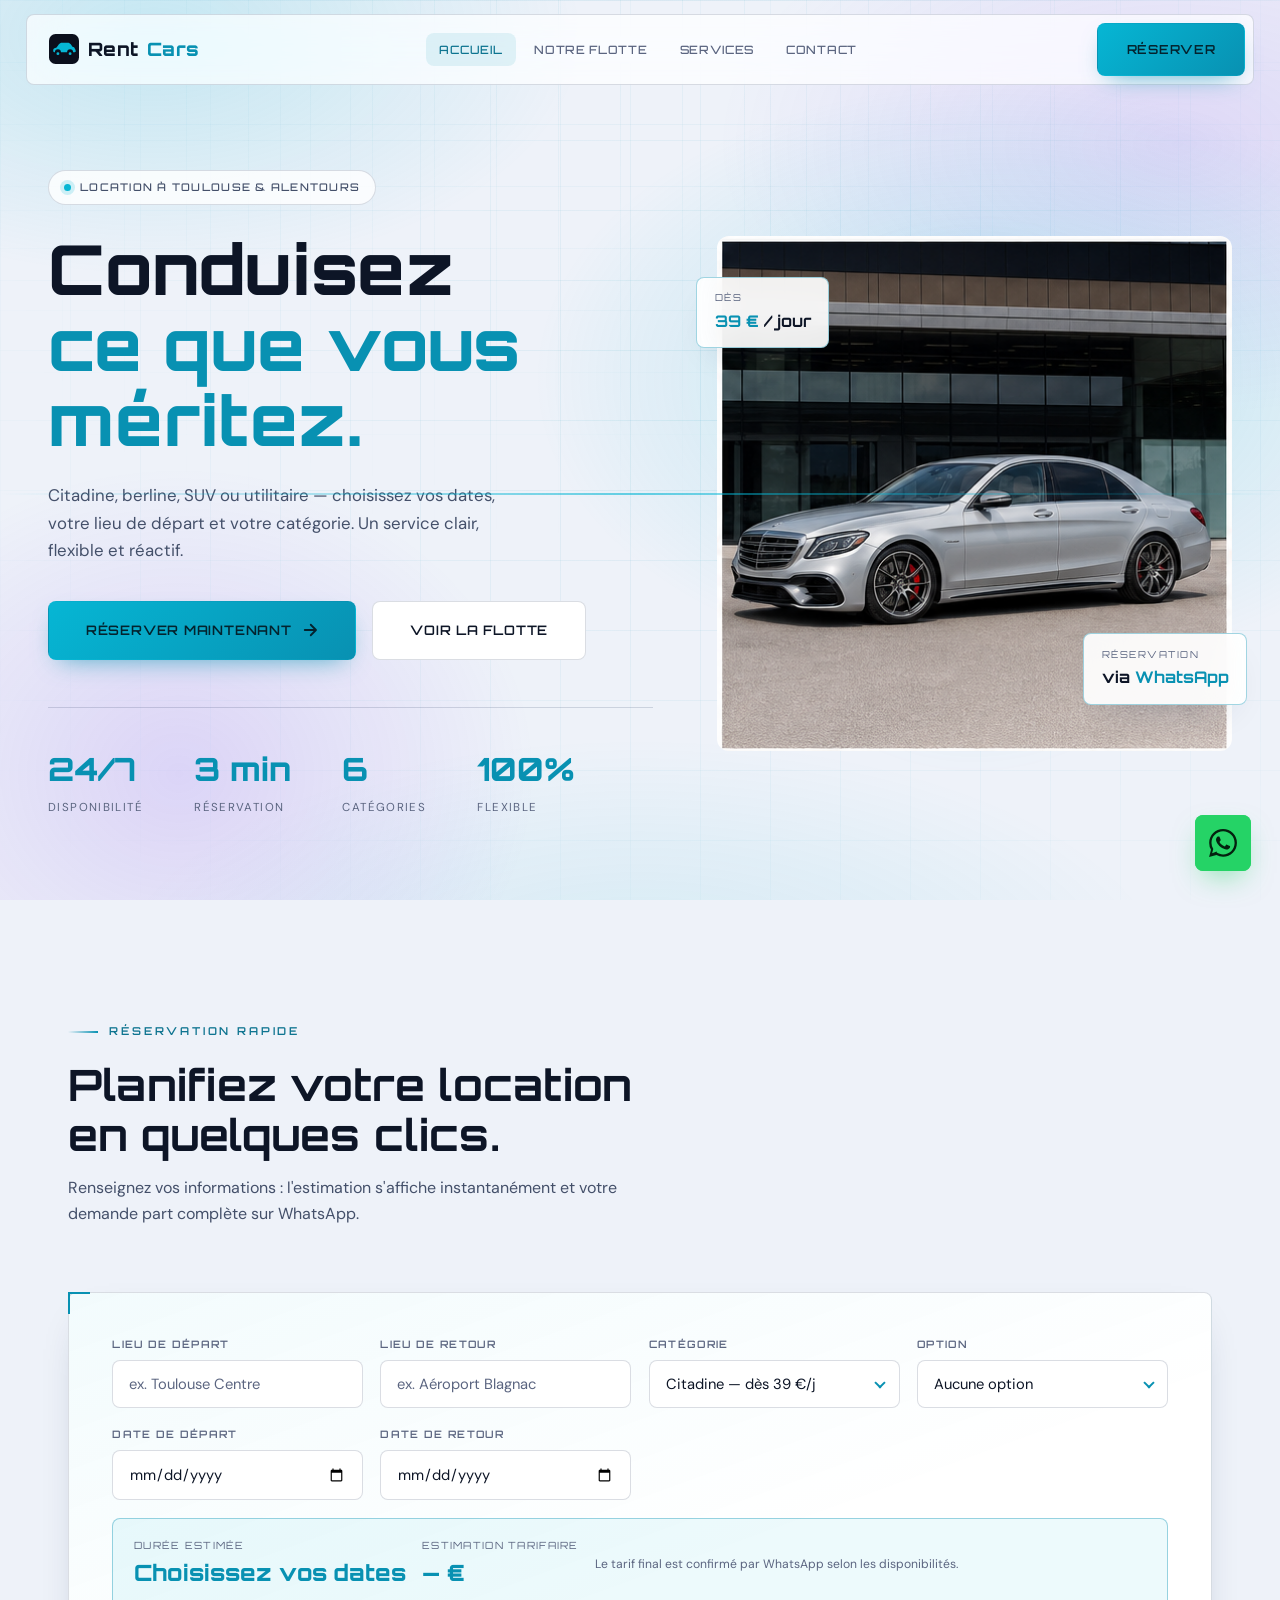
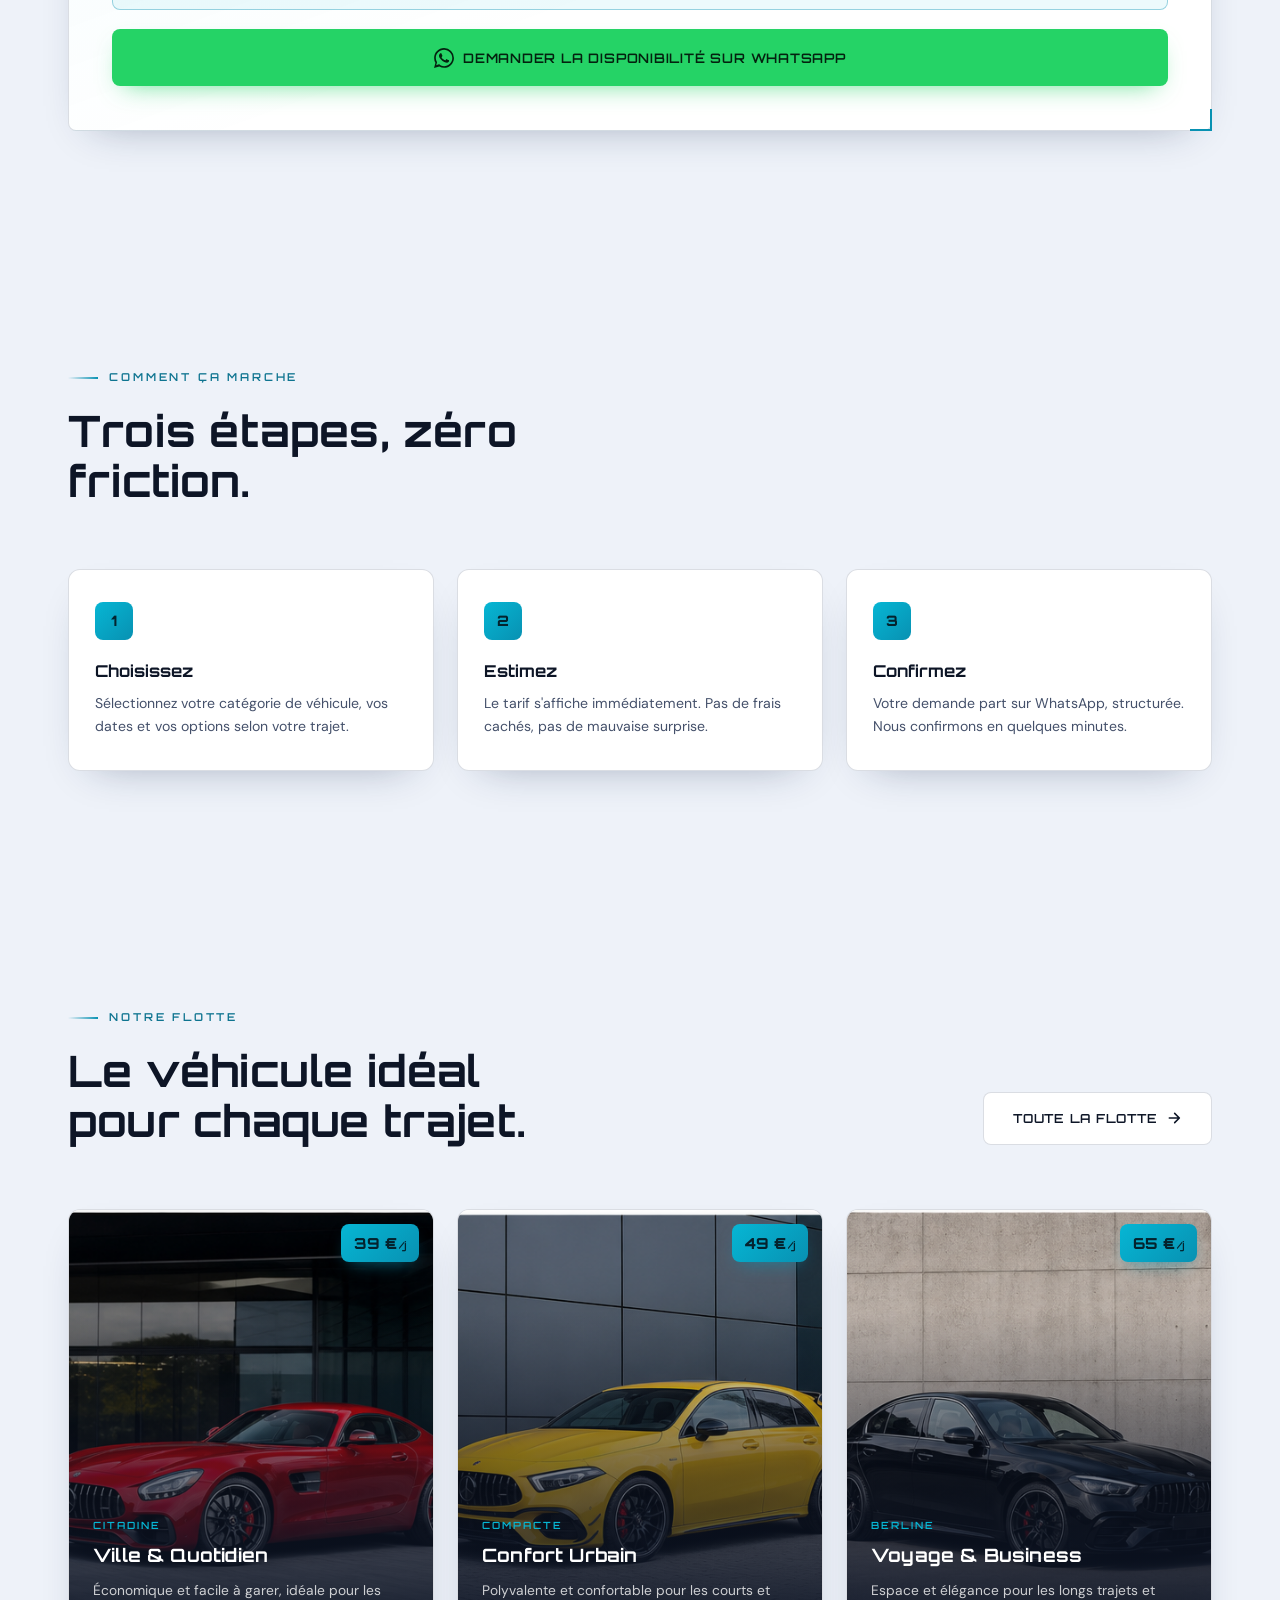
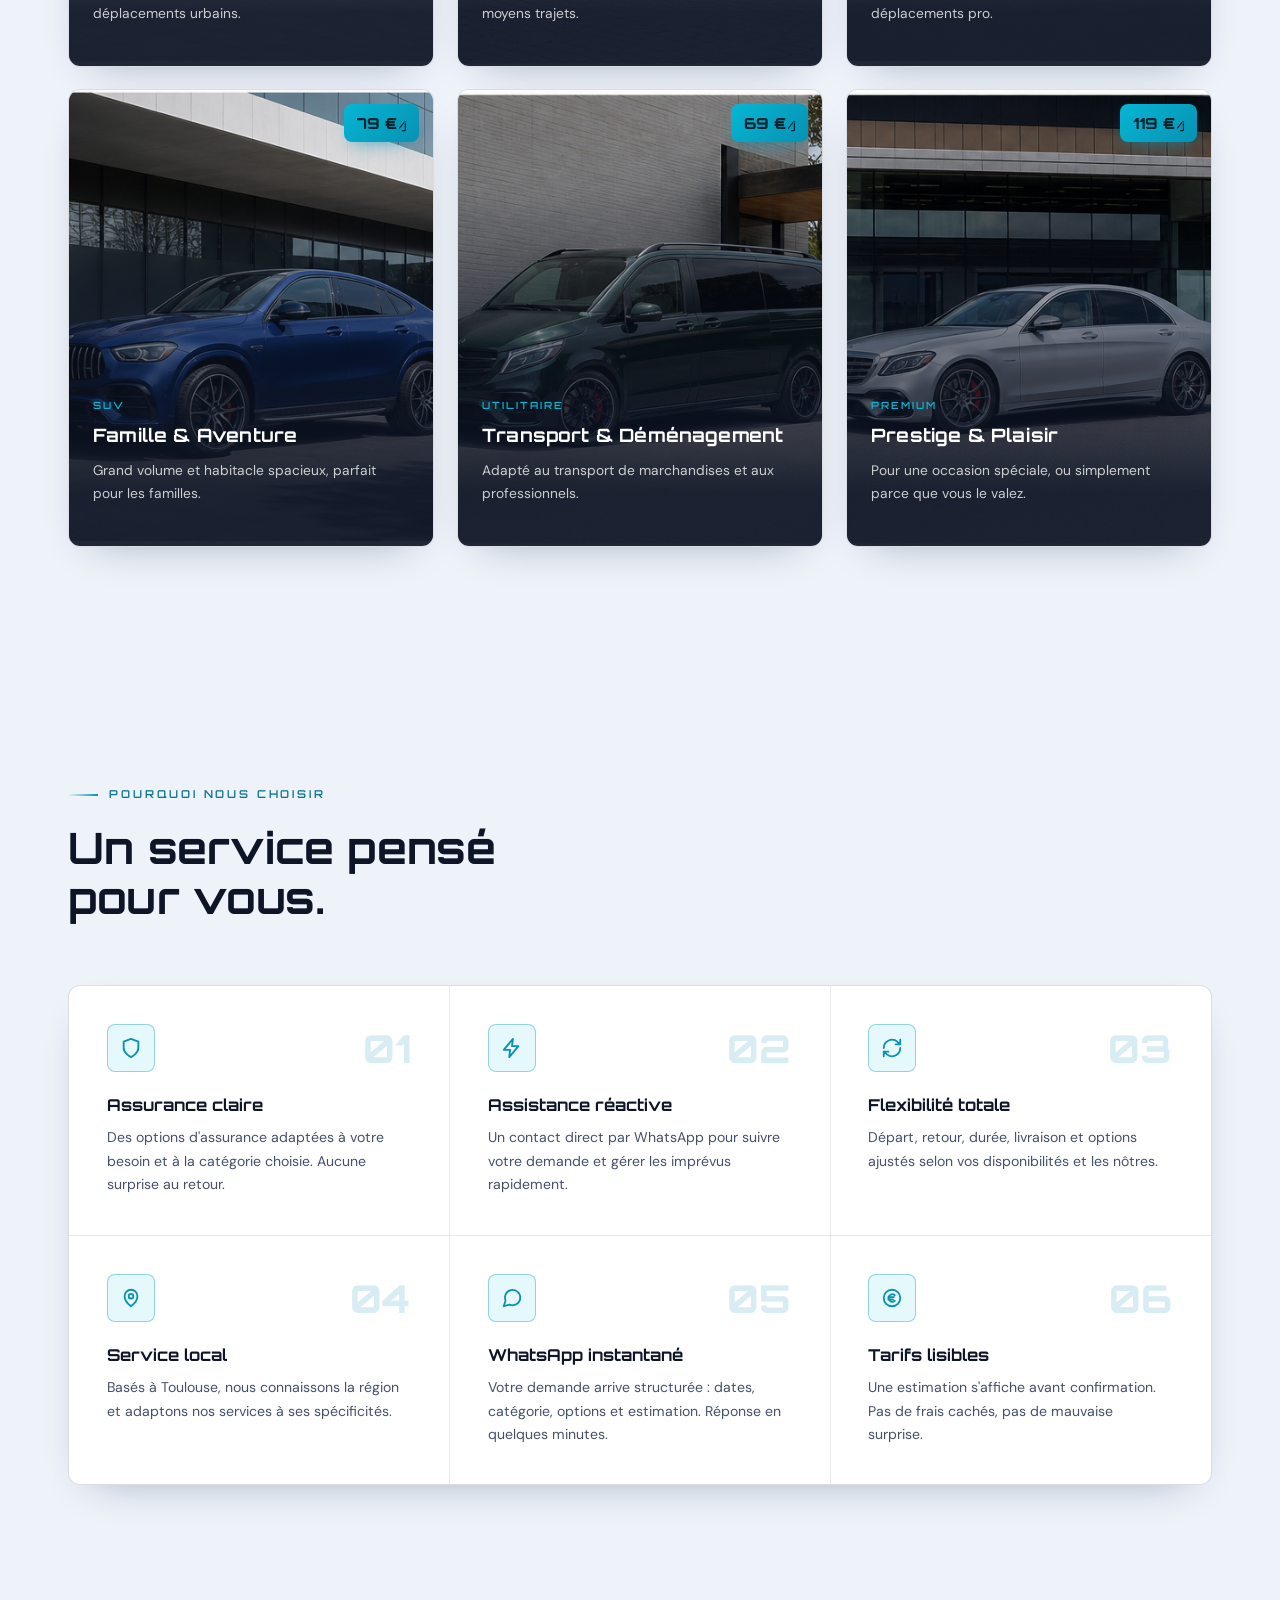
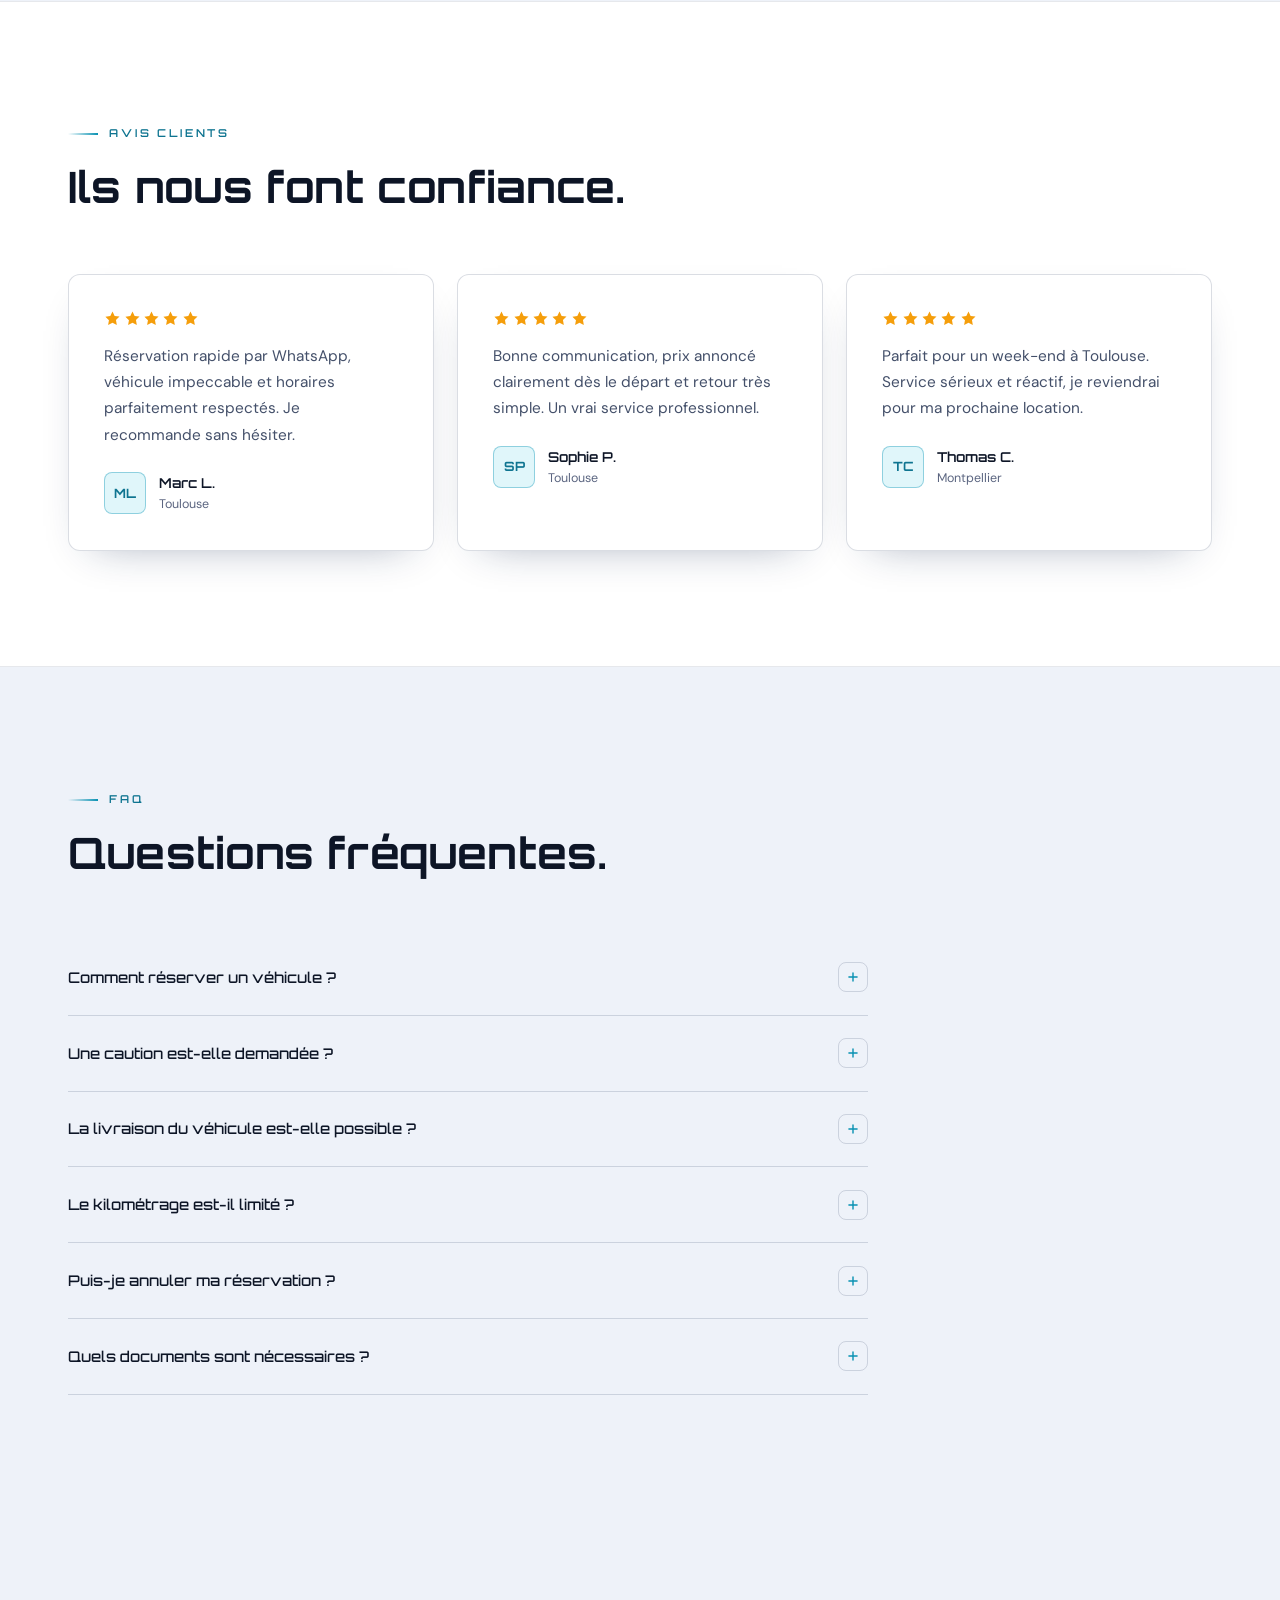
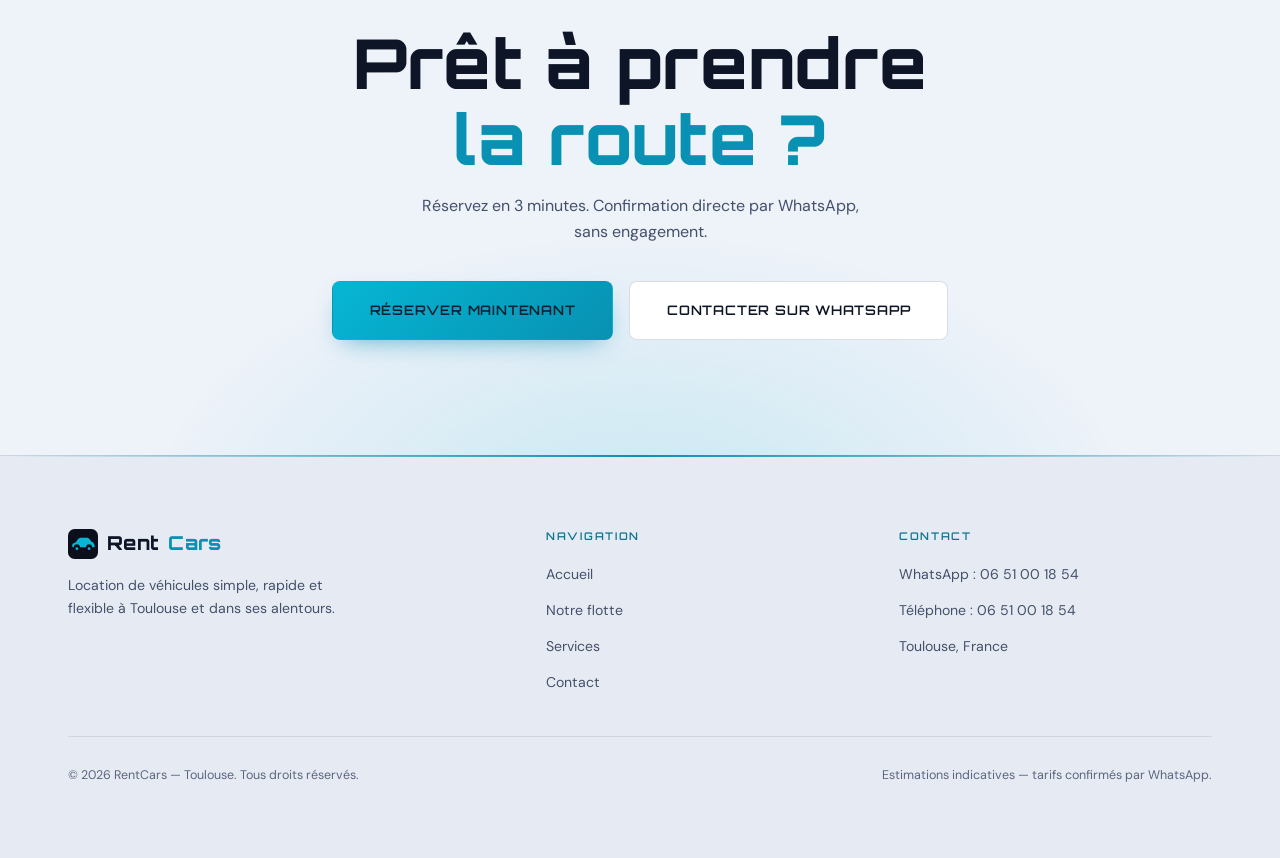
<file: index.html>
<!DOCTYPE html>
<html lang="fr">
<head>
<meta charset="UTF-8">
<meta name="viewport" content="width=device-width, initial-scale=1.0">
<meta name="description" content="RentCars Toulouse — location de véhicules simple, flexible et rapide. Citadine, berline, SUV, utilitaire ou premium. Réservation et estimation en ligne, confirmation par WhatsApp.">
<meta name="robots" content="index, follow">
<meta name="theme-color" content="#0a0a0a">
<meta property="og:title" content="RentCars Toulouse — Location de véhicules">
<meta property="og:description" content="Choisissez vos dates, votre catégorie et vos options. Estimation immédiate, confirmation par WhatsApp.">
<meta property="og:type" content="website">
<meta property="og:site_name" content="RentCars Toulouse">
<meta property="og:locale" content="fr_FR">
<meta property="og:url" content="https://rentcars-toulouse.fr/">
<meta property="og:image" content="https://rentcars-toulouse.fr/fleet-premium.png">
<meta property="og:image:alt" content="Véhicule premium de location RentCars à Toulouse">
<meta name="twitter:card" content="summary_large_image">
<title>RentCars Toulouse — Location de véhicules simple et flexible</title>
<link rel="icon" type="image/svg+xml" href="favicon.svg">
<link rel="preconnect" href="https://fonts.googleapis.com">
<link rel="preconnect" href="https://fonts.gstatic.com" crossorigin>
<link href="https://fonts.googleapis.com/css2?family=Orbitron:wght@500;600;700;800;900&family=DM+Sans:opsz,wght@9..40,300;9..40,400;9..40,500;9..40,600&display=swap" rel="stylesheet">
<link rel="stylesheet" href="style.css">
<link rel="sitemap" type="application/xml" href="sitemap.xml">
<script src="script.js" defer></script>
</head>
<body>

<a class="skip-link" href="#contenu">Aller au contenu principal</a>

<div class="scroll-progress" aria-hidden="true"></div>

<header class="site-header">
  <nav class="nav" aria-label="Navigation principale">
    <a href="index.html" class="nav-logo" aria-label="RentCars — accueil">
      <svg viewBox="0 0 64 64" aria-hidden="true"><rect width="64" height="64" rx="14" fill="#141414"/><path fill="#c9a84c" d="M11 39c-1.1 0-2-.9-2-2v-2.4c0-1.8 1.1-3.4 2.8-4l4.3-1.6 5-7.1c1.5-2.1 3.9-3.4 6.5-3.4H40c2.6 0 5 1.3 6.5 3.4l3.6 5.1 3.4 1.2C55.8 32.4 57 34 57 36v1c0 1.1-.9 2-2 2h-3.6a6.4 6.4 0 0 0-12.8 0H25.4a6.4 6.4 0 0 0-12.8 0H11z"/><circle cx="19" cy="42" r="6" fill="#141414"/><circle cx="19" cy="42" r="3" fill="#c9a84c"/><circle cx="45" cy="42" r="6" fill="#141414"/><circle cx="45" cy="42" r="3" fill="#c9a84c"/></svg>
      Rent<span>Cars</span>
    </a>
    <ul class="nav-links">
      <li><a href="index.html" aria-current="page">Accueil</a></li>
      <li><a href="flotte.html">Notre flotte</a></li>
      <li><a href="services.html">Services</a></li>
      <li><a href="contact.html">Contact</a></li>
    </ul>
    <div class="nav-actions">
      <a href="#reservation" class="btn btn--gold">Réserver</a>
      <button class="nav-burger" type="button" aria-label="Ouvrir le menu" aria-expanded="false" aria-controls="drawer">
        <span></span><span></span><span></span>
      </button>
    </div>
  </nav>
</header>

<div class="nav-drawer" id="drawer">
  <a href="index.html" class="drawer-link" aria-current="page">Accueil</a>
  <a href="flotte.html" class="drawer-link">Notre flotte</a>
  <a href="services.html" class="drawer-link">Services</a>
  <a href="contact.html" class="drawer-link">Contact</a>
  <a href="#reservation" class="btn btn--gold btn--lg">Réserver maintenant</a>
</div>

<main id="contenu" tabindex="-1">

  <!-- ===== Hero ===== -->
  <section class="hero" id="accueil">
    <div class="hero-bg" aria-hidden="true"></div>
    <div class="hero-grid" aria-hidden="true"></div>
    <div class="hero-inner">
      <div class="hero-text">
        <span class="hero-badge reveal"><span class="dot"></span>Location à Toulouse &amp; alentours</span>
        <h1 class="h-xl reveal" style="--i:1">Conduisez<br><em>ce que vous méritez.</em></h1>
        <p class="hero-desc reveal" style="--i:2">Citadine, berline, SUV ou utilitaire — choisissez vos dates, votre lieu de départ et votre catégorie. Un service clair, flexible et réactif.</p>
        <div class="hero-actions reveal" style="--i:3">
          <a href="#reservation" class="btn btn--gold btn--lg">Réserver maintenant <svg class="arrow" width="18" height="18" viewBox="0 0 24 24" fill="none" stroke="currentColor" stroke-width="2.4" stroke-linecap="round" stroke-linejoin="round" aria-hidden="true"><path d="M5 12h14M13 5l7 7-7 7"/></svg></a>
          <a href="flotte.html" class="btn btn--ghost btn--lg">Voir la flotte</a>
        </div>
        <div class="hero-stats reveal" style="--i:4">
          <div class="stat"><span class="stat-num">24/7</span><span class="stat-label">Disponibilité</span></div>
          <div class="stat"><span class="stat-num">3 min</span><span class="stat-label">Réservation</span></div>
          <div class="stat"><span class="stat-num">6</span><span class="stat-label">Catégories</span></div>
          <div class="stat"><span class="stat-num">100%</span><span class="stat-label">Flexible</span></div>
        </div>
      </div>
      <div class="hero-visual reveal" style="--i:2">
        <img class="hero-car" src="./fleet-premium.png?v=4" alt="Véhicule premium argent disponible à la location chez RentCars" width="640" height="480">
        <div class="hero-tag hero-tag--tl">
          <span class="t-label">Dès</span>
          <span class="t-value"><em>39 €</em> / jour</span>
        </div>
        <div class="hero-tag hero-tag--br">
          <span class="t-label">Réservation</span>
          <span class="t-value">via <em>WhatsApp</em></span>
        </div>
      </div>
    </div>
  </section>

  <!-- ===== Réservation ===== -->
  <section class="section" id="reservation">
    <div class="container">
      <div class="section-head reveal">
        <span class="eyebrow">Réservation rapide</span>
        <h2 class="h-lg">Planifiez votre location<br>en quelques clics.</h2>
        <p class="lead">Renseignez vos informations : l'estimation s'affiche instantanément et votre demande part complète sur WhatsApp.</p>
      </div>
      <form class="booking-card booking-engine reveal" id="quick-booking">
        <div class="booking-grid">
          <div class="field">
            <label for="qb-pickup">Lieu de départ</label>
            <input class="input" id="qb-pickup" name="pickup" type="text" placeholder="ex. Toulouse Centre" autocomplete="address-level2">
          </div>
          <div class="field">
            <label for="qb-dropoff">Lieu de retour</label>
            <input class="input" id="qb-dropoff" name="dropoff" type="text" placeholder="ex. Aéroport Blagnac" autocomplete="address-level2">
          </div>
          <div class="field">
            <label for="qb-category">Catégorie</label>
            <div class="select-wrap">
              <select class="select" id="qb-category" name="category">
                <option value="Citadine">Citadine — dès 39 €/j</option>
                <option value="Compacte">Compacte — dès 49 €/j</option>
                <option value="Berline">Berline — dès 65 €/j</option>
                <option value="SUV">SUV — dès 79 €/j</option>
                <option value="Utilitaire">Utilitaire — dès 69 €/j</option>
                <option value="Premium">Premium — dès 119 €/j</option>
              </select>
            </div>
          </div>
          <div class="field">
            <label for="qb-option">Option</label>
            <div class="select-wrap">
              <select class="select" id="qb-option" name="option">
                <option value="">Aucune option</option>
                <option value="Siège enfant">Siège enfant — +8 €/jour</option>
                <option value="Conducteur additionnel">Conducteur additionnel — +15 €</option>
                <option value="Assurance renforcée">Assurance renforcée — +19 €/jour</option>
                <option value="Livraison + récupération">Livraison + récupération — +30 €</option>
              </select>
            </div>
          </div>
          <div class="field">
            <label for="qb-pickupDate">Date de départ</label>
            <input class="input" id="qb-pickupDate" name="pickupDate" type="date" required>
          </div>
          <div class="field">
            <label for="qb-returnDate">Date de retour</label>
            <input class="input" id="qb-returnDate" name="returnDate" type="date" required>
          </div>
        </div>
        <div class="booking-summary" aria-live="polite">
          <div class="summary-item">
            <span class="summary-label">Durée estimée</span>
            <span class="summary-value" data-duration>Choisissez vos dates</span>
          </div>
          <div class="summary-item">
            <span class="summary-label">Estimation tarifaire</span>
            <span class="summary-value" data-price>— €</span>
          </div>
          <p class="summary-note" data-note>Le tarif final est confirmé par WhatsApp selon les disponibilités.</p>
        </div>
        <button type="submit" class="btn btn--wa btn--lg btn--block">
          <svg width="20" height="20" viewBox="0 0 24 24" fill="currentColor" aria-hidden="true"><path d="M.057 24l1.687-6.163a11.867 11.867 0 0 1-1.587-5.946C.16 5.335 5.495 0 12.05 0a11.817 11.817 0 0 1 8.413 3.488 11.824 11.824 0 0 1 3.48 8.414c-.003 6.557-5.338 11.892-11.893 11.892a11.9 11.9 0 0 1-5.688-1.448L.057 24zm6.597-3.807c1.676.995 3.276 1.591 5.392 1.592 5.448 0 9.886-4.434 9.889-9.885.002-5.462-4.415-9.89-9.881-9.892-5.452 0-9.887 4.434-9.889 9.884a9.86 9.86 0 0 0 1.51 5.26l-.999 3.648 3.978-1.607zm11.387-5.464c-.074-.124-.272-.198-.57-.347-.297-.149-1.758-.868-2.031-.967-.272-.099-.47-.149-.669.149-.198.297-.768.967-.941 1.165-.173.198-.347.223-.644.074-.297-.149-1.255-.462-2.39-1.475-.883-.788-1.48-1.761-1.653-2.059-.173-.297-.018-.458.13-.606.134-.133.297-.347.446-.521.151-.172.2-.296.3-.495.099-.198.05-.372-.025-.521-.075-.148-.669-1.611-.916-2.206-.242-.579-.487-.501-.669-.51l-.57-.01c-.198 0-.52.074-.792.372s-1.04 1.016-1.04 2.479 1.065 2.876 1.213 3.074c.149.198 2.096 3.2 5.078 4.487.709.306 1.263.489 1.694.626.712.226 1.36.194 1.872.118.571-.085 1.758-.719 2.006-1.413.248-.694.248-1.289.173-1.413z"/></svg>
          Demander la disponibilité sur WhatsApp
        </button>
      </form>
    </div>
  </section>

  <!-- ===== Comment ça marche ===== -->
  <section class="section">
    <div class="container">
      <div class="section-head reveal">
        <span class="eyebrow">Comment ça marche</span>
        <h2 class="h-lg">Trois étapes, zéro friction.</h2>
      </div>
      <div class="steps">
        <article class="step reveal">
          <div class="step-num">1</div>
          <h3>Choisissez</h3>
          <p>Sélectionnez votre catégorie de véhicule, vos dates et vos options selon votre trajet.</p>
        </article>
        <article class="step reveal" style="--i:1">
          <div class="step-num">2</div>
          <h3>Estimez</h3>
          <p>Le tarif s'affiche immédiatement. Pas de frais cachés, pas de mauvaise surprise.</p>
        </article>
        <article class="step reveal" style="--i:2">
          <div class="step-num">3</div>
          <h3>Confirmez</h3>
          <p>Votre demande part sur WhatsApp, structurée. Nous confirmons en quelques minutes.</p>
        </article>
      </div>
    </div>
  </section>

  <!-- ===== Flotte ===== -->
  <section class="section" id="flotte">
    <div class="container">
      <div class="section-head reveal" style="display:flex; align-items:flex-end; justify-content:space-between; gap:2rem; max-width:none; flex-wrap:wrap;">
        <div>
          <span class="eyebrow">Notre flotte</span>
          <h2 class="h-lg">Le véhicule idéal<br>pour chaque trajet.</h2>
        </div>
        <a href="flotte.html" class="btn btn--ghost">Toute la flotte <svg class="arrow" width="16" height="16" viewBox="0 0 24 24" fill="none" stroke="currentColor" stroke-width="2.4" stroke-linecap="round" stroke-linejoin="round" aria-hidden="true"><path d="M5 12h14M13 5l7 7-7 7"/></svg></a>
      </div>
      <div class="fleet-grid">
        <a class="fleet-card fleet-card--overlay reveal" href="flotte.html">
          <div class="fleet-media"><img src="./fleet-city.png?v=4" alt="Véhicule citadine rouge de location" loading="lazy"></div>
          <div class="fleet-price">39 €<small>/j</small></div>
          <div class="fleet-body">
            <p class="fleet-cat">Citadine</p>
            <h3 class="fleet-name">Ville &amp; Quotidien</h3>
            <p class="fleet-desc">Économique et facile à garer, idéale pour les déplacements urbains.</p>
          </div>
        </a>
        <a class="fleet-card fleet-card--overlay reveal" style="--i:1" href="flotte.html">
          <div class="fleet-media"><img src="./fleet-compact.png?v=4" alt="Véhicule compact jaune de location" loading="lazy"></div>
          <div class="fleet-price">49 €<small>/j</small></div>
          <div class="fleet-body">
            <p class="fleet-cat">Compacte</p>
            <h3 class="fleet-name">Confort Urbain</h3>
            <p class="fleet-desc">Polyvalente et confortable pour les courts et moyens trajets.</p>
          </div>
        </a>
        <a class="fleet-card fleet-card--overlay reveal" style="--i:2" href="flotte.html">
          <div class="fleet-media"><img src="./fleet-sedan.png?v=4" alt="Berline noire de location" loading="lazy"></div>
          <div class="fleet-price">65 €<small>/j</small></div>
          <div class="fleet-body">
            <p class="fleet-cat">Berline</p>
            <h3 class="fleet-name">Voyage &amp; Business</h3>
            <p class="fleet-desc">Espace et élégance pour les longs trajets et déplacements pro.</p>
          </div>
        </a>
        <a class="fleet-card fleet-card--overlay reveal" href="flotte.html">
          <div class="fleet-media"><img src="./fleet-suv.png?v=4" alt="SUV bleu de location" loading="lazy"></div>
          <div class="fleet-price">79 €<small>/j</small></div>
          <div class="fleet-body">
            <p class="fleet-cat">SUV</p>
            <h3 class="fleet-name">Famille &amp; Aventure</h3>
            <p class="fleet-desc">Grand volume et habitacle spacieux, parfait pour les familles.</p>
          </div>
        </a>
        <a class="fleet-card fleet-card--overlay reveal" style="--i:1" href="flotte.html">
          <div class="fleet-media"><img src="./fleet-utility.png?v=4" alt="Utilitaire vert de location" loading="lazy"></div>
          <div class="fleet-price">69 €<small>/j</small></div>
          <div class="fleet-body">
            <p class="fleet-cat">Utilitaire</p>
            <h3 class="fleet-name">Transport &amp; Déménagement</h3>
            <p class="fleet-desc">Adapté au transport de marchandises et aux professionnels.</p>
          </div>
        </a>
        <a class="fleet-card fleet-card--overlay reveal" style="--i:2" href="flotte.html">
          <div class="fleet-media"><img src="./fleet-premium.png?v=4" alt="Véhicule premium argent de location" loading="lazy"></div>
          <div class="fleet-price">119 €<small>/j</small></div>
          <div class="fleet-body">
            <p class="fleet-cat">Premium</p>
            <h3 class="fleet-name">Prestige &amp; Plaisir</h3>
            <p class="fleet-desc">Pour une occasion spéciale, ou simplement parce que vous le valez.</p>
          </div>
        </a>
      </div>
    </div>
  </section>

  <!-- ===== Pourquoi nous ===== -->
  <section class="section" id="services">
    <div class="container">
      <div class="section-head reveal">
        <span class="eyebrow">Pourquoi nous choisir</span>
        <h2 class="h-lg">Un service pensé<br>pour vous.</h2>
      </div>
      <div class="feature-grid">
        <article class="feature reveal">
          <div class="feature-top">
            <span class="feature-icon"><svg viewBox="0 0 24 24" fill="none" stroke="currentColor" stroke-width="2" stroke-linecap="round" stroke-linejoin="round" aria-hidden="true"><path d="M12 22s8-4 8-10V5l-8-3-8 3v7c0 6 8 10 8 10z"/></svg></span>
            <span class="feature-num">01</span>
          </div>
          <h3>Assurance claire</h3>
          <p>Des options d'assurance adaptées à votre besoin et à la catégorie choisie. Aucune surprise au retour.</p>
        </article>
        <article class="feature reveal" style="--i:1">
          <div class="feature-top">
            <span class="feature-icon"><svg viewBox="0 0 24 24" fill="none" stroke="currentColor" stroke-width="2" stroke-linecap="round" stroke-linejoin="round" aria-hidden="true"><path d="M13 2L3 14h7l-1 8 10-12h-7l1-8z"/></svg></span>
            <span class="feature-num">02</span>
          </div>
          <h3>Assistance réactive</h3>
          <p>Un contact direct par WhatsApp pour suivre votre demande et gérer les imprévus rapidement.</p>
        </article>
        <article class="feature reveal" style="--i:2">
          <div class="feature-top">
            <span class="feature-icon"><svg viewBox="0 0 24 24" fill="none" stroke="currentColor" stroke-width="2" stroke-linecap="round" stroke-linejoin="round" aria-hidden="true"><path d="M3 12a9 9 0 0 1 15-6.7L21 8M21 3v5h-5"/><path d="M21 12a9 9 0 0 1-15 6.7L3 16M3 21v-5h5"/></svg></span>
            <span class="feature-num">03</span>
          </div>
          <h3>Flexibilité totale</h3>
          <p>Départ, retour, durée, livraison et options ajustés selon vos disponibilités et les nôtres.</p>
        </article>
        <article class="feature reveal">
          <div class="feature-top">
            <span class="feature-icon"><svg viewBox="0 0 24 24" fill="none" stroke="currentColor" stroke-width="2" stroke-linecap="round" stroke-linejoin="round" aria-hidden="true"><path d="M12 21s-7-5.3-7-11a7 7 0 0 1 14 0c0 5.7-7 11-7 11z"/><circle cx="12" cy="10" r="2.5"/></svg></span>
            <span class="feature-num">04</span>
          </div>
          <h3>Service local</h3>
          <p>Basés à Toulouse, nous connaissons la région et adaptons nos services à ses spécificités.</p>
        </article>
        <article class="feature reveal" style="--i:1">
          <div class="feature-top">
            <span class="feature-icon"><svg viewBox="0 0 24 24" fill="none" stroke="currentColor" stroke-width="2" stroke-linecap="round" stroke-linejoin="round" aria-hidden="true"><path d="M21 11.5a8.4 8.4 0 0 1-12 7.6L3 21l1.9-6A8.4 8.4 0 1 1 21 11.5z"/></svg></span>
            <span class="feature-num">05</span>
          </div>
          <h3>WhatsApp instantané</h3>
          <p>Votre demande arrive structurée : dates, catégorie, options et estimation. Réponse en quelques minutes.</p>
        </article>
        <article class="feature reveal" style="--i:2">
          <div class="feature-top">
            <span class="feature-icon"><svg viewBox="0 0 24 24" fill="none" stroke="currentColor" stroke-width="2" stroke-linecap="round" stroke-linejoin="round" aria-hidden="true"><circle cx="12" cy="12" r="9"/><path d="M15 9a4 4 0 1 0 0 6M8 11h6M8 13.5h5"/></svg></span>
            <span class="feature-num">06</span>
          </div>
          <h3>Tarifs lisibles</h3>
          <p>Une estimation s'affiche avant confirmation. Pas de frais cachés, pas de mauvaise surprise.</p>
        </article>
      </div>
    </div>
  </section>

  <!-- ===== Témoignages ===== -->
  <section class="section section--cream">
    <div class="container">
      <div class="section-head reveal">
        <span class="eyebrow">Avis clients</span>
        <h2 class="h-lg">Ils nous font confiance.</h2>
      </div>
      <div class="testi-grid">
        <article class="testi-card reveal">
          <div class="testi-stars" aria-label="Note 5 sur 5">
            <svg viewBox="0 0 24 24" fill="currentColor" aria-hidden="true"><path d="M12 2l3 6.3 6.9 1-5 4.9 1.2 6.9L12 18l-6.2 3.3 1.2-6.9-5-4.9 6.9-1z"/></svg>
            <svg viewBox="0 0 24 24" fill="currentColor" aria-hidden="true"><path d="M12 2l3 6.3 6.9 1-5 4.9 1.2 6.9L12 18l-6.2 3.3 1.2-6.9-5-4.9 6.9-1z"/></svg>
            <svg viewBox="0 0 24 24" fill="currentColor" aria-hidden="true"><path d="M12 2l3 6.3 6.9 1-5 4.9 1.2 6.9L12 18l-6.2 3.3 1.2-6.9-5-4.9 6.9-1z"/></svg>
            <svg viewBox="0 0 24 24" fill="currentColor" aria-hidden="true"><path d="M12 2l3 6.3 6.9 1-5 4.9 1.2 6.9L12 18l-6.2 3.3 1.2-6.9-5-4.9 6.9-1z"/></svg>
            <svg viewBox="0 0 24 24" fill="currentColor" aria-hidden="true"><path d="M12 2l3 6.3 6.9 1-5 4.9 1.2 6.9L12 18l-6.2 3.3 1.2-6.9-5-4.9 6.9-1z"/></svg>
          </div>
          <p class="testi-text">Réservation rapide par WhatsApp, véhicule impeccable et horaires parfaitement respectés. Je recommande sans hésiter.</p>
          <div class="testi-author">
            <span class="testi-avatar">ML</span>
            <div><div class="testi-name">Marc L.</div><div class="testi-loc">Toulouse</div></div>
          </div>
        </article>
        <article class="testi-card reveal" style="--i:1">
          <div class="testi-stars" aria-label="Note 5 sur 5">
            <svg viewBox="0 0 24 24" fill="currentColor" aria-hidden="true"><path d="M12 2l3 6.3 6.9 1-5 4.9 1.2 6.9L12 18l-6.2 3.3 1.2-6.9-5-4.9 6.9-1z"/></svg>
            <svg viewBox="0 0 24 24" fill="currentColor" aria-hidden="true"><path d="M12 2l3 6.3 6.9 1-5 4.9 1.2 6.9L12 18l-6.2 3.3 1.2-6.9-5-4.9 6.9-1z"/></svg>
            <svg viewBox="0 0 24 24" fill="currentColor" aria-hidden="true"><path d="M12 2l3 6.3 6.9 1-5 4.9 1.2 6.9L12 18l-6.2 3.3 1.2-6.9-5-4.9 6.9-1z"/></svg>
            <svg viewBox="0 0 24 24" fill="currentColor" aria-hidden="true"><path d="M12 2l3 6.3 6.9 1-5 4.9 1.2 6.9L12 18l-6.2 3.3 1.2-6.9-5-4.9 6.9-1z"/></svg>
            <svg viewBox="0 0 24 24" fill="currentColor" aria-hidden="true"><path d="M12 2l3 6.3 6.9 1-5 4.9 1.2 6.9L12 18l-6.2 3.3 1.2-6.9-5-4.9 6.9-1z"/></svg>
          </div>
          <p class="testi-text">Bonne communication, prix annoncé clairement dès le départ et retour très simple. Un vrai service professionnel.</p>
          <div class="testi-author">
            <span class="testi-avatar">SP</span>
            <div><div class="testi-name">Sophie P.</div><div class="testi-loc">Toulouse</div></div>
          </div>
        </article>
        <article class="testi-card reveal" style="--i:2">
          <div class="testi-stars" aria-label="Note 5 sur 5">
            <svg viewBox="0 0 24 24" fill="currentColor" aria-hidden="true"><path d="M12 2l3 6.3 6.9 1-5 4.9 1.2 6.9L12 18l-6.2 3.3 1.2-6.9-5-4.9 6.9-1z"/></svg>
            <svg viewBox="0 0 24 24" fill="currentColor" aria-hidden="true"><path d="M12 2l3 6.3 6.9 1-5 4.9 1.2 6.9L12 18l-6.2 3.3 1.2-6.9-5-4.9 6.9-1z"/></svg>
            <svg viewBox="0 0 24 24" fill="currentColor" aria-hidden="true"><path d="M12 2l3 6.3 6.9 1-5 4.9 1.2 6.9L12 18l-6.2 3.3 1.2-6.9-5-4.9 6.9-1z"/></svg>
            <svg viewBox="0 0 24 24" fill="currentColor" aria-hidden="true"><path d="M12 2l3 6.3 6.9 1-5 4.9 1.2 6.9L12 18l-6.2 3.3 1.2-6.9-5-4.9 6.9-1z"/></svg>
            <svg viewBox="0 0 24 24" fill="currentColor" aria-hidden="true"><path d="M12 2l3 6.3 6.9 1-5 4.9 1.2 6.9L12 18l-6.2 3.3 1.2-6.9-5-4.9 6.9-1z"/></svg>
          </div>
          <p class="testi-text">Parfait pour un week-end à Toulouse. Service sérieux et réactif, je reviendrai pour ma prochaine location.</p>
          <div class="testi-author">
            <span class="testi-avatar">TC</span>
            <div><div class="testi-name">Thomas C.</div><div class="testi-loc">Montpellier</div></div>
          </div>
        </article>
      </div>
    </div>
  </section>

  <!-- ===== FAQ ===== -->
  <section class="section" id="faq">
    <div class="container">
      <div class="section-head reveal">
        <span class="eyebrow">FAQ</span>
        <h2 class="h-lg">Questions fréquentes.</h2>
      </div>
      <div class="faq-list reveal">
        <div class="faq-item">
          <button class="faq-q" type="button">Comment réserver un véhicule ?<span class="faq-icon"><svg viewBox="0 0 24 24" fill="none" stroke="currentColor" stroke-width="2.4" stroke-linecap="round" aria-hidden="true"><path d="M12 5v14M5 12h14"/></svg></span></button>
          <div class="faq-a"><p>Remplissez le formulaire de réservation : un message WhatsApp pré-rempli s'ouvre avec toutes vos informations. Nous confirmons la disponibilité en quelques minutes.</p></div>
        </div>
        <div class="faq-item">
          <button class="faq-q" type="button">Une caution est-elle demandée ?<span class="faq-icon"><svg viewBox="0 0 24 24" fill="none" stroke="currentColor" stroke-width="2.4" stroke-linecap="round" aria-hidden="true"><path d="M12 5v14M5 12h14"/></svg></span></button>
          <div class="faq-a"><p>Oui, une caution peut être demandée selon le véhicule et la durée. Les conditions exactes sont confirmées avant validation via WhatsApp.</p></div>
        </div>
        <div class="faq-item">
          <button class="faq-q" type="button">La livraison du véhicule est-elle possible ?<span class="faq-icon"><svg viewBox="0 0 24 24" fill="none" stroke="currentColor" stroke-width="2.4" stroke-linecap="round" aria-hidden="true"><path d="M12 5v14M5 12h14"/></svg></span></button>
          <div class="faq-a"><p>Oui, selon disponibilité. Nous pouvons organiser une livraison à domicile, en gare ou à l'aéroport de Toulouse-Blagnac. Sélectionnez l'option lors de votre réservation.</p></div>
        </div>
        <div class="faq-item">
          <button class="faq-q" type="button">Le kilométrage est-il limité ?<span class="faq-icon"><svg viewBox="0 0 24 24" fill="none" stroke="currentColor" stroke-width="2.4" stroke-linecap="round" aria-hidden="true"><path d="M12 5v14M5 12h14"/></svg></span></button>
          <div class="faq-a"><p>Le kilométrage inclus dépend de la location et de la catégorie. Il est confirmé avant la réservation définitive afin d'éviter toute surprise.</p></div>
        </div>
        <div class="faq-item">
          <button class="faq-q" type="button">Puis-je annuler ma réservation ?<span class="faq-icon"><svg viewBox="0 0 24 24" fill="none" stroke="currentColor" stroke-width="2.4" stroke-linecap="round" aria-hidden="true"><path d="M12 5v14M5 12h14"/></svg></span></button>
          <div class="faq-a"><p>Les conditions d'annulation sont confirmées avant validation, selon le véhicule et la date de départ. Contactez-nous directement par WhatsApp pour toute modification.</p></div>
        </div>
        <div class="faq-item">
          <button class="faq-q" type="button">Quels documents sont nécessaires ?<span class="faq-icon"><svg viewBox="0 0 24 24" fill="none" stroke="currentColor" stroke-width="2.4" stroke-linecap="round" aria-hidden="true"><path d="M12 5v14M5 12h14"/></svg></span></button>
          <div class="faq-a"><p>Permis de conduire valide, pièce d'identité et moyen de paiement sont requis. Un âge minimum peut s'appliquer selon la catégorie du véhicule.</p></div>
        </div>
      </div>
    </div>
  </section>

  <!-- ===== CTA ===== -->
  <section class="section cta">
    <div class="container">
      <h2 class="h-xl reveal">Prêt à prendre<br><em>la route ?</em></h2>
      <p class="lead reveal" style="--i:1">Réservez en 3 minutes. Confirmation directe par WhatsApp, sans engagement.</p>
      <div class="cta-actions reveal" style="--i:2">
        <a href="#reservation" class="btn btn--gold btn--lg">Réserver maintenant</a>
        <a href="https://wa.me/33651001854" class="btn btn--ghost btn--lg" target="_blank" rel="noopener">Contacter sur WhatsApp</a>
      </div>
    </div>
  </section>

</main>

<footer class="site-footer">
  <div class="container">
    <div class="footer-top">
      <div class="footer-brand">
        <a href="index.html" class="nav-logo">
          <svg viewBox="0 0 64 64" aria-hidden="true"><rect width="64" height="64" rx="14" fill="#141414"/><path fill="#c9a84c" d="M11 39c-1.1 0-2-.9-2-2v-2.4c0-1.8 1.1-3.4 2.8-4l4.3-1.6 5-7.1c1.5-2.1 3.9-3.4 6.5-3.4H40c2.6 0 5 1.3 6.5 3.4l3.6 5.1 3.4 1.2C55.8 32.4 57 34 57 36v1c0 1.1-.9 2-2 2h-3.6a6.4 6.4 0 0 0-12.8 0H25.4a6.4 6.4 0 0 0-12.8 0H11z"/><circle cx="19" cy="42" r="6" fill="#141414"/><circle cx="19" cy="42" r="3" fill="#c9a84c"/><circle cx="45" cy="42" r="6" fill="#141414"/><circle cx="45" cy="42" r="3" fill="#c9a84c"/></svg>
          Rent<span>Cars</span>
        </a>
        <p>Location de véhicules simple, rapide et flexible à Toulouse et dans ses alentours.</p>
      </div>
      <div class="footer-col">
        <h4>Navigation</h4>
        <ul>
          <li><a href="index.html">Accueil</a></li>
          <li><a href="flotte.html">Notre flotte</a></li>
          <li><a href="services.html">Services</a></li>
          <li><a href="contact.html">Contact</a></li>
        </ul>
      </div>
      <div class="footer-col">
        <h4>Contact</h4>
        <ul>
          <li><a href="https://wa.me/33651001854" target="_blank" rel="noopener">WhatsApp : 06 51 00 18 54</a></li>
          <li><a href="tel:+33651001854">Téléphone : 06 51 00 18 54</a></li>
          <li><a href="contact.html">Toulouse, France</a></li>
        </ul>
      </div>
    </div>
    <div class="footer-bottom">
      <span>&copy; <span data-year>2025</span> RentCars — Toulouse. Tous droits réservés.</span>
      <span>Estimations indicatives — tarifs confirmés par WhatsApp.</span>
    </div>
  </div>
</footer>

<a class="wa-float" href="https://wa.me/33651001854" target="_blank" rel="noopener" aria-label="Nous contacter sur WhatsApp">
  <svg viewBox="0 0 24 24" fill="currentColor" aria-hidden="true"><path d="M.057 24l1.687-6.163a11.867 11.867 0 0 1-1.587-5.946C.16 5.335 5.495 0 12.05 0a11.817 11.817 0 0 1 8.413 3.488 11.824 11.824 0 0 1 3.48 8.414c-.003 6.557-5.338 11.892-11.893 11.892a11.9 11.9 0 0 1-5.688-1.448L.057 24zm6.597-3.807c1.676.995 3.276 1.591 5.392 1.592 5.448 0 9.886-4.434 9.889-9.885.002-5.462-4.415-9.89-9.881-9.892-5.452 0-9.887 4.434-9.889 9.884a9.86 9.86 0 0 0 1.51 5.26l-.999 3.648 3.978-1.607zm11.387-5.464c-.074-.124-.272-.198-.57-.347-.297-.149-1.758-.868-2.031-.967-.272-.099-.47-.149-.669.149-.198.297-.768.967-.941 1.165-.173.198-.347.223-.644.074-.297-.149-1.255-.462-2.39-1.475-.883-.788-1.48-1.761-1.653-2.059-.173-.297-.018-.458.13-.606.134-.133.297-.347.446-.521.151-.172.2-.296.3-.495.099-.198.05-.372-.025-.521-.075-.148-.669-1.611-.916-2.206-.242-.579-.487-.501-.669-.51l-.57-.01c-.198 0-.52.074-.792.372s-1.04 1.016-1.04 2.479 1.065 2.876 1.213 3.074c.149.198 2.096 3.2 5.078 4.487.709.306 1.263.489 1.694.626.712.226 1.36.194 1.872.118.571-.085 1.758-.719 2.006-1.413.248-.694.248-1.289.173-1.413z"/></svg>
</a>

</body>
</html>
</file>
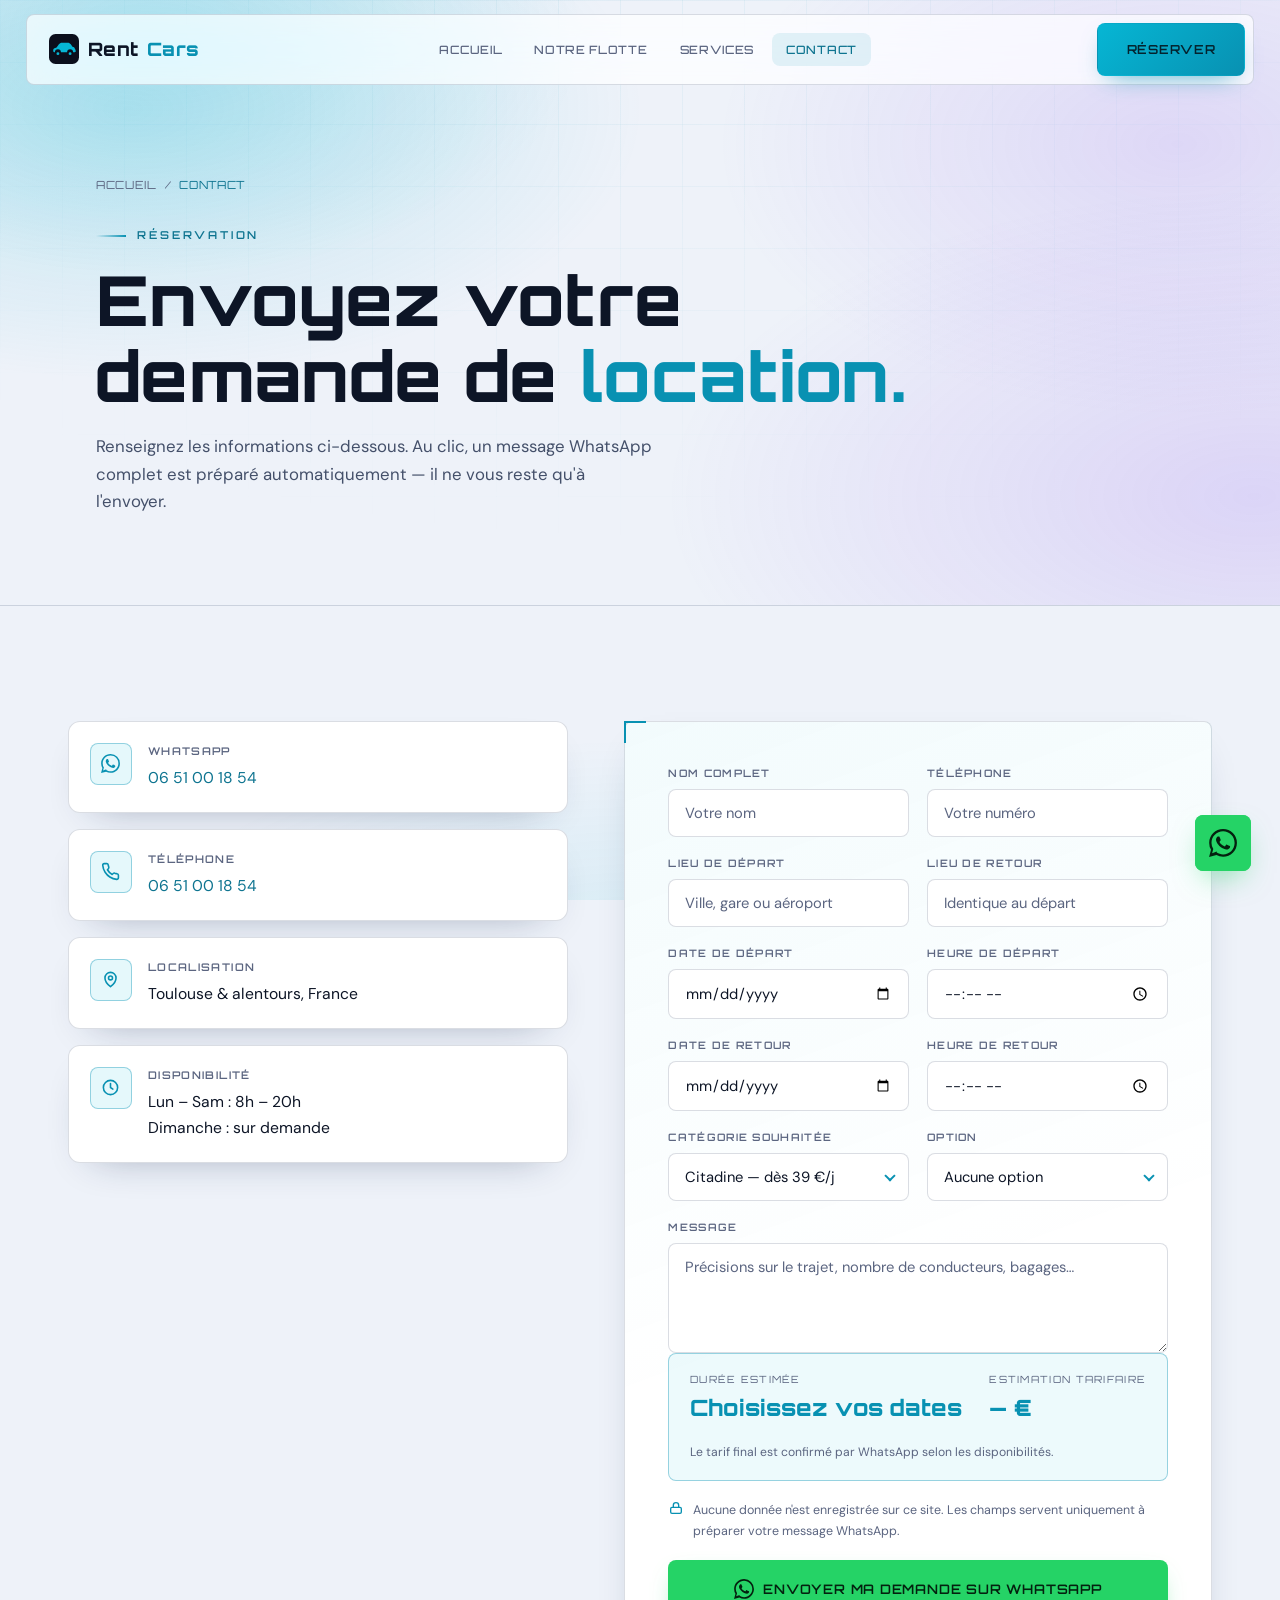
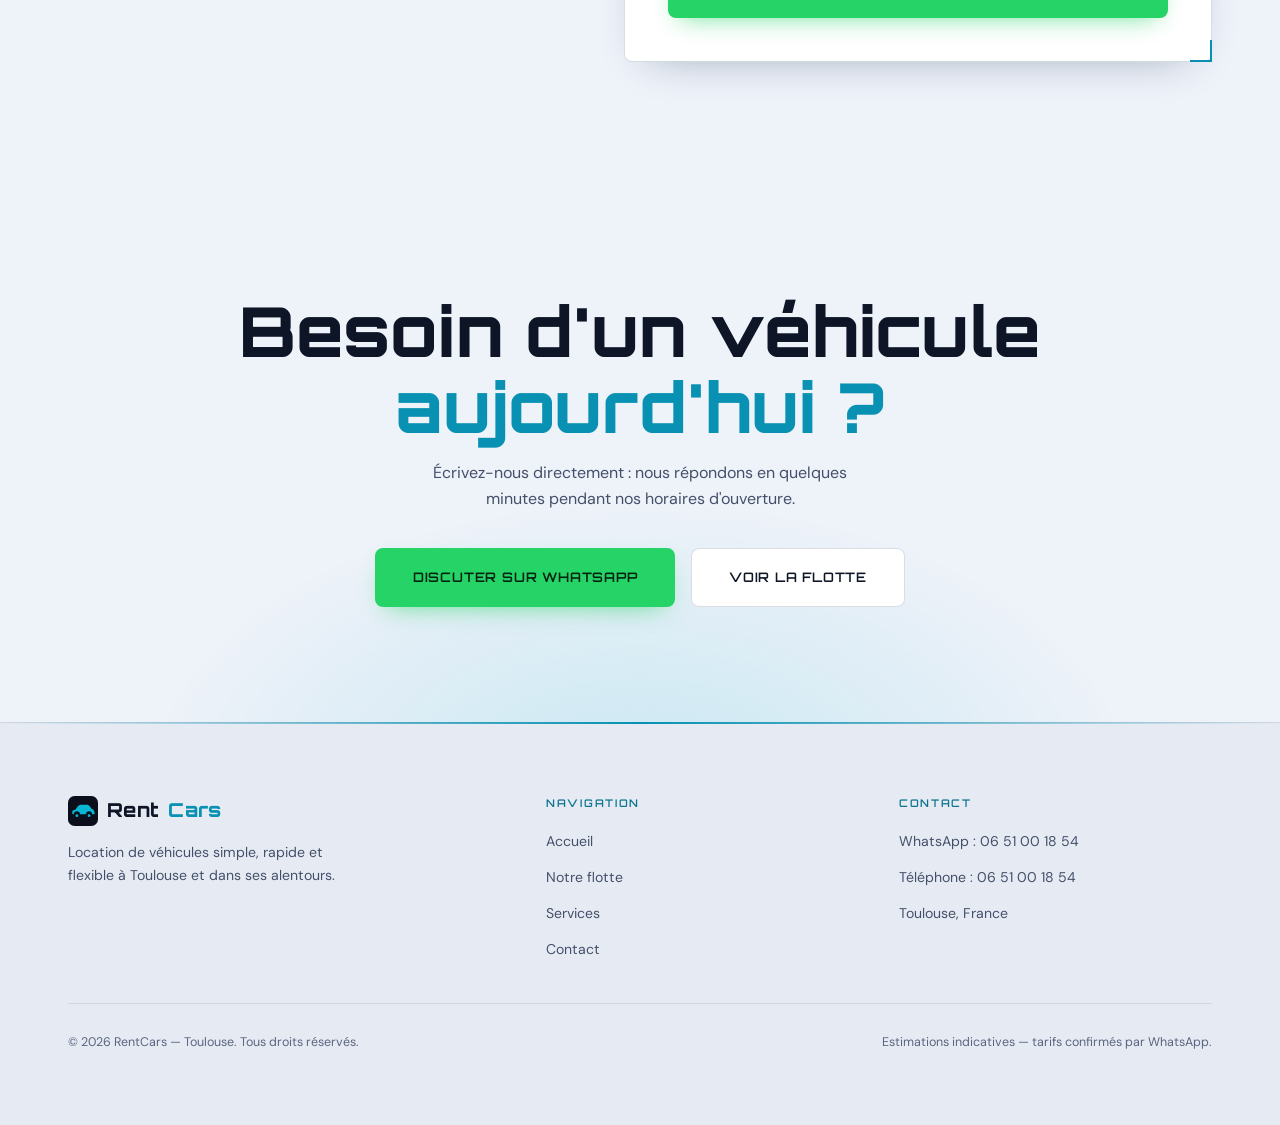
<file: contact.html>
<!DOCTYPE html>
<html lang="fr">
<head>
<meta charset="UTF-8">
<meta name="viewport" content="width=device-width, initial-scale=1.0">
<meta name="description" content="Contactez RentCars Toulouse. Préparez votre demande de location de véhicule : dates, lieu, catégorie et options. Estimation immédiate, confirmation par WhatsApp.">
<meta name="robots" content="index, follow">
<meta name="theme-color" content="#0a0a0a">
<meta property="og:title" content="Contact — RentCars Toulouse">
<meta property="og:description" content="Demande de location de véhicule par WhatsApp à Toulouse.">
<meta property="og:type" content="website">
<meta property="og:site_name" content="RentCars Toulouse">
<meta property="og:locale" content="fr_FR">
<meta property="og:url" content="https://rentcars-toulouse.fr/contact.html">
<meta property="og:image" content="https://rentcars-toulouse.fr/fleet-premium.png">
<meta property="og:image:alt" content="Véhicule premium de location RentCars à Toulouse">
<meta name="twitter:card" content="summary_large_image">
<title>Contact &amp; réservation — RentCars Toulouse</title>
<link rel="icon" type="image/svg+xml" href="favicon.svg">
<link rel="preconnect" href="https://fonts.googleapis.com">
<link rel="preconnect" href="https://fonts.gstatic.com" crossorigin>
<link href="https://fonts.googleapis.com/css2?family=Orbitron:wght@500;600;700;800;900&family=DM+Sans:opsz,wght@9..40,300;9..40,400;9..40,500;9..40,600&display=swap" rel="stylesheet">
<link rel="stylesheet" href="style.css">
<link rel="sitemap" type="application/xml" href="sitemap.xml">
<script src="script.js" defer></script>
</head>
<body>

<a class="skip-link" href="#contenu">Aller au contenu principal</a>

<div class="scroll-progress" aria-hidden="true"></div>

<header class="site-header">
  <nav class="nav" aria-label="Navigation principale">
    <a href="index.html" class="nav-logo" aria-label="RentCars — accueil">
      <svg viewBox="0 0 64 64" aria-hidden="true"><rect width="64" height="64" rx="14" fill="#141414"/><path fill="#c9a84c" d="M11 39c-1.1 0-2-.9-2-2v-2.4c0-1.8 1.1-3.4 2.8-4l4.3-1.6 5-7.1c1.5-2.1 3.9-3.4 6.5-3.4H40c2.6 0 5 1.3 6.5 3.4l3.6 5.1 3.4 1.2C55.8 32.4 57 34 57 36v1c0 1.1-.9 2-2 2h-3.6a6.4 6.4 0 0 0-12.8 0H25.4a6.4 6.4 0 0 0-12.8 0H11z"/><circle cx="19" cy="42" r="6" fill="#141414"/><circle cx="19" cy="42" r="3" fill="#c9a84c"/><circle cx="45" cy="42" r="6" fill="#141414"/><circle cx="45" cy="42" r="3" fill="#c9a84c"/></svg>
      Rent<span>Cars</span>
    </a>
    <ul class="nav-links">
      <li><a href="index.html">Accueil</a></li>
      <li><a href="flotte.html">Notre flotte</a></li>
      <li><a href="services.html">Services</a></li>
      <li><a href="contact.html" aria-current="page">Contact</a></li>
    </ul>
    <div class="nav-actions">
      <a href="#rental-form" class="btn btn--gold">Réserver</a>
      <button class="nav-burger" type="button" aria-label="Ouvrir le menu" aria-expanded="false" aria-controls="drawer">
        <span></span><span></span><span></span>
      </button>
    </div>
  </nav>
</header>

<div class="nav-drawer" id="drawer">
  <a href="index.html" class="drawer-link">Accueil</a>
  <a href="flotte.html" class="drawer-link">Notre flotte</a>
  <a href="services.html" class="drawer-link">Services</a>
  <a href="contact.html" class="drawer-link" aria-current="page">Contact</a>
  <a href="#rental-form" class="btn btn--gold btn--lg">Réserver maintenant</a>
</div>

<main id="contenu" tabindex="-1">

  <!-- ===== Hero de page ===== -->
  <section class="page-hero">
    <div class="container">
      <nav class="crumbs reveal" aria-label="Fil d'ariane">
        <a href="index.html">Accueil</a><span aria-hidden="true">/</span><span aria-current="page">Contact</span>
      </nav>
      <span class="eyebrow reveal">Réservation</span>
      <h1 class="h-xl reveal" style="--i:1">Envoyez votre<br>demande de <em>location.</em></h1>
      <p class="lead reveal" style="--i:2">Renseignez les informations ci-dessous. Au clic, un message WhatsApp complet est préparé automatiquement — il ne vous reste qu'à l'envoyer.</p>
    </div>
  </section>

  <!-- ===== Formulaire ===== -->
  <section class="section">
    <div class="container">
      <div class="contact-layout">

        <aside class="contact-info">
          <div class="info-card reveal">
            <span class="feature-icon"><svg viewBox="0 0 24 24" fill="currentColor" aria-hidden="true"><path d="M.057 24l1.687-6.163a11.867 11.867 0 0 1-1.587-5.946C.16 5.335 5.495 0 12.05 0a11.817 11.817 0 0 1 8.413 3.488 11.824 11.824 0 0 1 3.48 8.414c-.003 6.557-5.338 11.892-11.893 11.892a11.9 11.9 0 0 1-5.688-1.448L.057 24zm6.597-3.807c1.676.995 3.276 1.591 5.392 1.592 5.448 0 9.886-4.434 9.889-9.885.002-5.462-4.415-9.89-9.881-9.892-5.452 0-9.887 4.434-9.889 9.884a9.86 9.86 0 0 0 1.51 5.26l-.999 3.648 3.978-1.607zm11.387-5.464c-.074-.124-.272-.198-.57-.347-.297-.149-1.758-.868-2.031-.967-.272-.099-.47-.149-.669.149-.198.297-.768.967-.941 1.165-.173.198-.347.223-.644.074-.297-.149-1.255-.462-2.39-1.475-.883-.788-1.48-1.761-1.653-2.059-.173-.297-.018-.458.13-.606.134-.133.297-.347.446-.521.151-.172.2-.296.3-.495.099-.198.05-.372-.025-.521-.075-.148-.669-1.611-.916-2.206-.242-.579-.487-.501-.669-.51l-.57-.01c-.198 0-.52.074-.792.372s-1.04 1.016-1.04 2.479 1.065 2.876 1.213 3.074c.149.198 2.096 3.2 5.078 4.487.709.306 1.263.489 1.694.626.712.226 1.36.194 1.872.118.571-.085 1.758-.719 2.006-1.413.248-.694.248-1.289.173-1.413z"/></svg></span>
            <div>
              <h3>WhatsApp</h3>
              <p><a href="https://wa.me/33651001854" target="_blank" rel="noopener">06 51 00 18 54</a></p>
            </div>
          </div>
          <div class="info-card reveal" style="--i:1">
            <span class="feature-icon"><svg viewBox="0 0 24 24" fill="none" stroke="currentColor" stroke-width="2" stroke-linecap="round" stroke-linejoin="round" aria-hidden="true"><path d="M22 16.9v3a2 2 0 0 1-2.2 2 19.8 19.8 0 0 1-8.6-3 19.5 19.5 0 0 1-6-6 19.8 19.8 0 0 1-3-8.7A2 2 0 0 1 4.1 2h3a2 2 0 0 1 2 1.7c.1.9.4 1.8.7 2.7a2 2 0 0 1-.5 2.1L8.1 9.8a16 16 0 0 0 6 6l1.3-1.3a2 2 0 0 1 2.1-.4c.9.3 1.8.6 2.7.7a2 2 0 0 1 1.8 2z"/></svg></span>
            <div>
              <h3>Téléphone</h3>
              <p><a href="tel:+33651001854">06 51 00 18 54</a></p>
            </div>
          </div>
          <div class="info-card reveal" style="--i:2">
            <span class="feature-icon"><svg viewBox="0 0 24 24" fill="none" stroke="currentColor" stroke-width="2" stroke-linecap="round" stroke-linejoin="round" aria-hidden="true"><path d="M12 21s-7-5.3-7-11a7 7 0 0 1 14 0c0 5.7-7 11-7 11z"/><circle cx="12" cy="10" r="2.5"/></svg></span>
            <div>
              <h3>Localisation</h3>
              <p>Toulouse &amp; alentours, France</p>
            </div>
          </div>
          <div class="info-card reveal" style="--i:3">
            <span class="feature-icon"><svg viewBox="0 0 24 24" fill="none" stroke="currentColor" stroke-width="2" stroke-linecap="round" stroke-linejoin="round" aria-hidden="true"><circle cx="12" cy="12" r="9"/><path d="M12 7v5l3 2"/></svg></span>
            <div>
              <h3>Disponibilité</h3>
              <p>Lun – Sam : 8h – 20h<br>Dimanche : sur demande</p>
            </div>
          </div>
        </aside>

        <form class="booking-card booking-engine reveal" id="rental-form" style="--i:1">
          <div class="form-grid">
            <div class="field">
              <label for="rf-name">Nom complet</label>
              <input class="input" id="rf-name" name="name" type="text" placeholder="Votre nom" autocomplete="name" required>
            </div>
            <div class="field">
              <label for="rf-phone">Téléphone</label>
              <input class="input" id="rf-phone" name="phone" type="tel" inputmode="tel" placeholder="Votre numéro" autocomplete="tel" required>
            </div>
            <div class="field">
              <label for="rf-pickup">Lieu de départ</label>
              <input class="input" id="rf-pickup" name="pickup" type="text" placeholder="Ville, gare ou aéroport" autocomplete="address-level2" required>
            </div>
            <div class="field">
              <label for="rf-dropoff">Lieu de retour</label>
              <input class="input" id="rf-dropoff" name="dropoff" type="text" placeholder="Identique au départ" autocomplete="address-level2">
            </div>
            <div class="field">
              <label for="rf-pickupDate">Date de départ</label>
              <input class="input" id="rf-pickupDate" name="pickupDate" type="date" required>
            </div>
            <div class="field">
              <label for="rf-pickupTime">Heure de départ</label>
              <input class="input" id="rf-pickupTime" name="pickupTime" type="time">
            </div>
            <div class="field">
              <label for="rf-returnDate">Date de retour</label>
              <input class="input" id="rf-returnDate" name="returnDate" type="date" required>
            </div>
            <div class="field">
              <label for="rf-returnTime">Heure de retour</label>
              <input class="input" id="rf-returnTime" name="returnTime" type="time">
            </div>
            <div class="field">
              <label for="rf-category">Catégorie souhaitée</label>
              <div class="select-wrap">
                <select class="select" id="rf-category" name="category">
                  <option value="Citadine">Citadine — dès 39 €/j</option>
                  <option value="Compacte">Compacte — dès 49 €/j</option>
                  <option value="Berline">Berline — dès 65 €/j</option>
                  <option value="SUV">SUV — dès 79 €/j</option>
                  <option value="Utilitaire">Utilitaire — dès 69 €/j</option>
                  <option value="Premium">Premium — dès 119 €/j</option>
                </select>
              </div>
            </div>
            <div class="field">
              <label for="rf-option">Option</label>
              <div class="select-wrap">
                <select class="select" id="rf-option" name="option">
                  <option value="">Aucune option</option>
                  <option value="Siège enfant">Siège enfant — +8 €/jour</option>
                  <option value="Conducteur additionnel">Conducteur additionnel — +15 €</option>
                  <option value="Assurance renforcée">Assurance renforcée — +19 €/jour</option>
                  <option value="Livraison + récupération">Livraison + récupération — +30 €</option>
                </select>
              </div>
            </div>
            <div class="field full">
              <label for="rf-message">Message</label>
              <textarea class="input" id="rf-message" name="message" placeholder="Précisions sur le trajet, nombre de conducteurs, bagages…"></textarea>
            </div>
          </div>

          <div class="booking-summary" aria-live="polite">
            <div class="summary-item">
              <span class="summary-label">Durée estimée</span>
              <span class="summary-value" data-duration>Choisissez vos dates</span>
            </div>
            <div class="summary-item">
              <span class="summary-label">Estimation tarifaire</span>
              <span class="summary-value" data-price>— €</span>
            </div>
            <p class="summary-note" data-note>Le tarif final est confirmé par WhatsApp selon les disponibilités.</p>
          </div>

          <p class="privacy-note">
            <svg viewBox="0 0 24 24" fill="none" stroke="currentColor" stroke-width="2" stroke-linecap="round" stroke-linejoin="round" aria-hidden="true"><rect x="4" y="11" width="16" height="9" rx="2"/><path d="M8 11V8a4 4 0 0 1 8 0v3"/></svg>
            Aucune donnée n'est enregistrée sur ce site. Les champs servent uniquement à préparer votre message WhatsApp.
          </p>

          <button type="submit" class="btn btn--wa btn--lg btn--block">
            <svg width="20" height="20" viewBox="0 0 24 24" fill="currentColor" aria-hidden="true"><path d="M.057 24l1.687-6.163a11.867 11.867 0 0 1-1.587-5.946C.16 5.335 5.495 0 12.05 0a11.817 11.817 0 0 1 8.413 3.488 11.824 11.824 0 0 1 3.48 8.414c-.003 6.557-5.338 11.892-11.893 11.892a11.9 11.9 0 0 1-5.688-1.448L.057 24zm6.597-3.807c1.676.995 3.276 1.591 5.392 1.592 5.448 0 9.886-4.434 9.889-9.885.002-5.462-4.415-9.89-9.881-9.892-5.452 0-9.887 4.434-9.889 9.884a9.86 9.86 0 0 0 1.51 5.26l-.999 3.648 3.978-1.607zm11.387-5.464c-.074-.124-.272-.198-.57-.347-.297-.149-1.758-.868-2.031-.967-.272-.099-.47-.149-.669.149-.198.297-.768.967-.941 1.165-.173.198-.347.223-.644.074-.297-.149-1.255-.462-2.39-1.475-.883-.788-1.48-1.761-1.653-2.059-.173-.297-.018-.458.13-.606.134-.133.297-.347.446-.521.151-.172.2-.296.3-.495.099-.198.05-.372-.025-.521-.075-.148-.669-1.611-.916-2.206-.242-.579-.487-.501-.669-.51l-.57-.01c-.198 0-.52.074-.792.372s-1.04 1.016-1.04 2.479 1.065 2.876 1.213 3.074c.149.198 2.096 3.2 5.078 4.487.709.306 1.263.489 1.694.626.712.226 1.36.194 1.872.118.571-.085 1.758-.719 2.006-1.413.248-.694.248-1.289.173-1.413z"/></svg>
            Envoyer ma demande sur WhatsApp
          </button>
        </form>

      </div>
    </div>
  </section>

  <!-- ===== CTA ===== -->
  <section class="section cta">
    <div class="container">
      <h2 class="h-xl reveal">Besoin d'un véhicule<br><em>aujourd'hui ?</em></h2>
      <p class="lead reveal" style="--i:1">Écrivez-nous directement : nous répondons en quelques minutes pendant nos horaires d'ouverture.</p>
      <div class="cta-actions reveal" style="--i:2">
        <a href="https://wa.me/33651001854" class="btn btn--wa btn--lg" target="_blank" rel="noopener">Discuter sur WhatsApp</a>
        <a href="flotte.html" class="btn btn--ghost btn--lg">Voir la flotte</a>
      </div>
    </div>
  </section>

</main>

<footer class="site-footer">
  <div class="container">
    <div class="footer-top">
      <div class="footer-brand">
        <a href="index.html" class="nav-logo">
          <svg viewBox="0 0 64 64" aria-hidden="true"><rect width="64" height="64" rx="14" fill="#141414"/><path fill="#c9a84c" d="M11 39c-1.1 0-2-.9-2-2v-2.4c0-1.8 1.1-3.4 2.8-4l4.3-1.6 5-7.1c1.5-2.1 3.9-3.4 6.5-3.4H40c2.6 0 5 1.3 6.5 3.4l3.6 5.1 3.4 1.2C55.8 32.4 57 34 57 36v1c0 1.1-.9 2-2 2h-3.6a6.4 6.4 0 0 0-12.8 0H25.4a6.4 6.4 0 0 0-12.8 0H11z"/><circle cx="19" cy="42" r="6" fill="#141414"/><circle cx="19" cy="42" r="3" fill="#c9a84c"/><circle cx="45" cy="42" r="6" fill="#141414"/><circle cx="45" cy="42" r="3" fill="#c9a84c"/></svg>
          Rent<span>Cars</span>
        </a>
        <p>Location de véhicules simple, rapide et flexible à Toulouse et dans ses alentours.</p>
      </div>
      <div class="footer-col">
        <h4>Navigation</h4>
        <ul>
          <li><a href="index.html">Accueil</a></li>
          <li><a href="flotte.html">Notre flotte</a></li>
          <li><a href="services.html">Services</a></li>
          <li><a href="contact.html">Contact</a></li>
        </ul>
      </div>
      <div class="footer-col">
        <h4>Contact</h4>
        <ul>
          <li><a href="https://wa.me/33651001854" target="_blank" rel="noopener">WhatsApp : 06 51 00 18 54</a></li>
          <li><a href="tel:+33651001854">Téléphone : 06 51 00 18 54</a></li>
          <li><a href="contact.html">Toulouse, France</a></li>
        </ul>
      </div>
    </div>
    <div class="footer-bottom">
      <span>&copy; <span data-year>2025</span> RentCars — Toulouse. Tous droits réservés.</span>
      <span>Estimations indicatives — tarifs confirmés par WhatsApp.</span>
    </div>
  </div>
</footer>

<a class="wa-float" href="https://wa.me/33651001854" target="_blank" rel="noopener" aria-label="Nous contacter sur WhatsApp">
  <svg viewBox="0 0 24 24" fill="currentColor" aria-hidden="true"><path d="M.057 24l1.687-6.163a11.867 11.867 0 0 1-1.587-5.946C.16 5.335 5.495 0 12.05 0a11.817 11.817 0 0 1 8.413 3.488 11.824 11.824 0 0 1 3.48 8.414c-.003 6.557-5.338 11.892-11.893 11.892a11.9 11.9 0 0 1-5.688-1.448L.057 24zm6.597-3.807c1.676.995 3.276 1.591 5.392 1.592 5.448 0 9.886-4.434 9.889-9.885.002-5.462-4.415-9.89-9.881-9.892-5.452 0-9.887 4.434-9.889 9.884a9.86 9.86 0 0 0 1.51 5.26l-.999 3.648 3.978-1.607zm11.387-5.464c-.074-.124-.272-.198-.57-.347-.297-.149-1.758-.868-2.031-.967-.272-.099-.47-.149-.669.149-.198.297-.768.967-.941 1.165-.173.198-.347.223-.644.074-.297-.149-1.255-.462-2.39-1.475-.883-.788-1.48-1.761-1.653-2.059-.173-.297-.018-.458.13-.606.134-.133.297-.347.446-.521.151-.172.2-.296.3-.495.099-.198.05-.372-.025-.521-.075-.148-.669-1.611-.916-2.206-.242-.579-.487-.501-.669-.51l-.57-.01c-.198 0-.52.074-.792.372s-1.04 1.016-1.04 2.479 1.065 2.876 1.213 3.074c.149.198 2.096 3.2 5.078 4.487.709.306 1.263.489 1.694.626.712.226 1.36.194 1.872.118.571-.085 1.758-.719 2.006-1.413.248-.694.248-1.289.173-1.413z"/></svg>
</a>

</body>
</html>
</file>
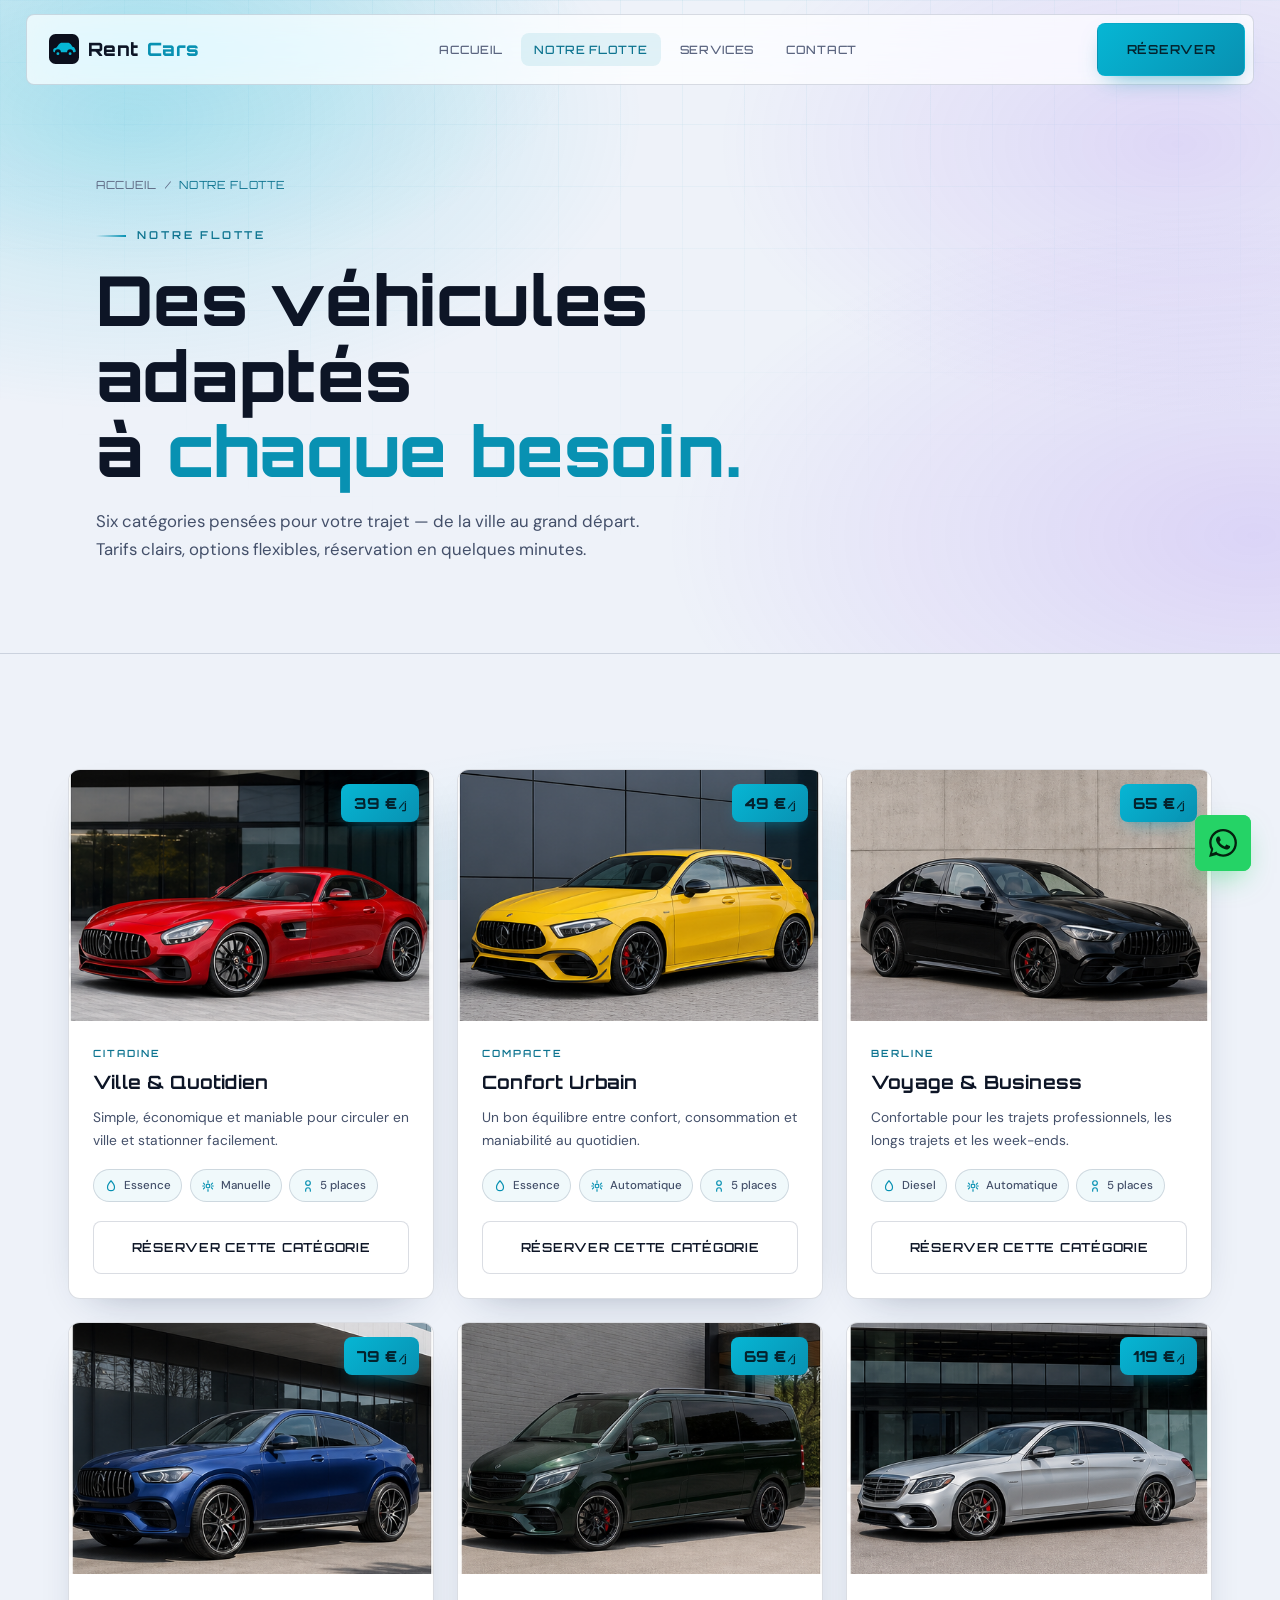
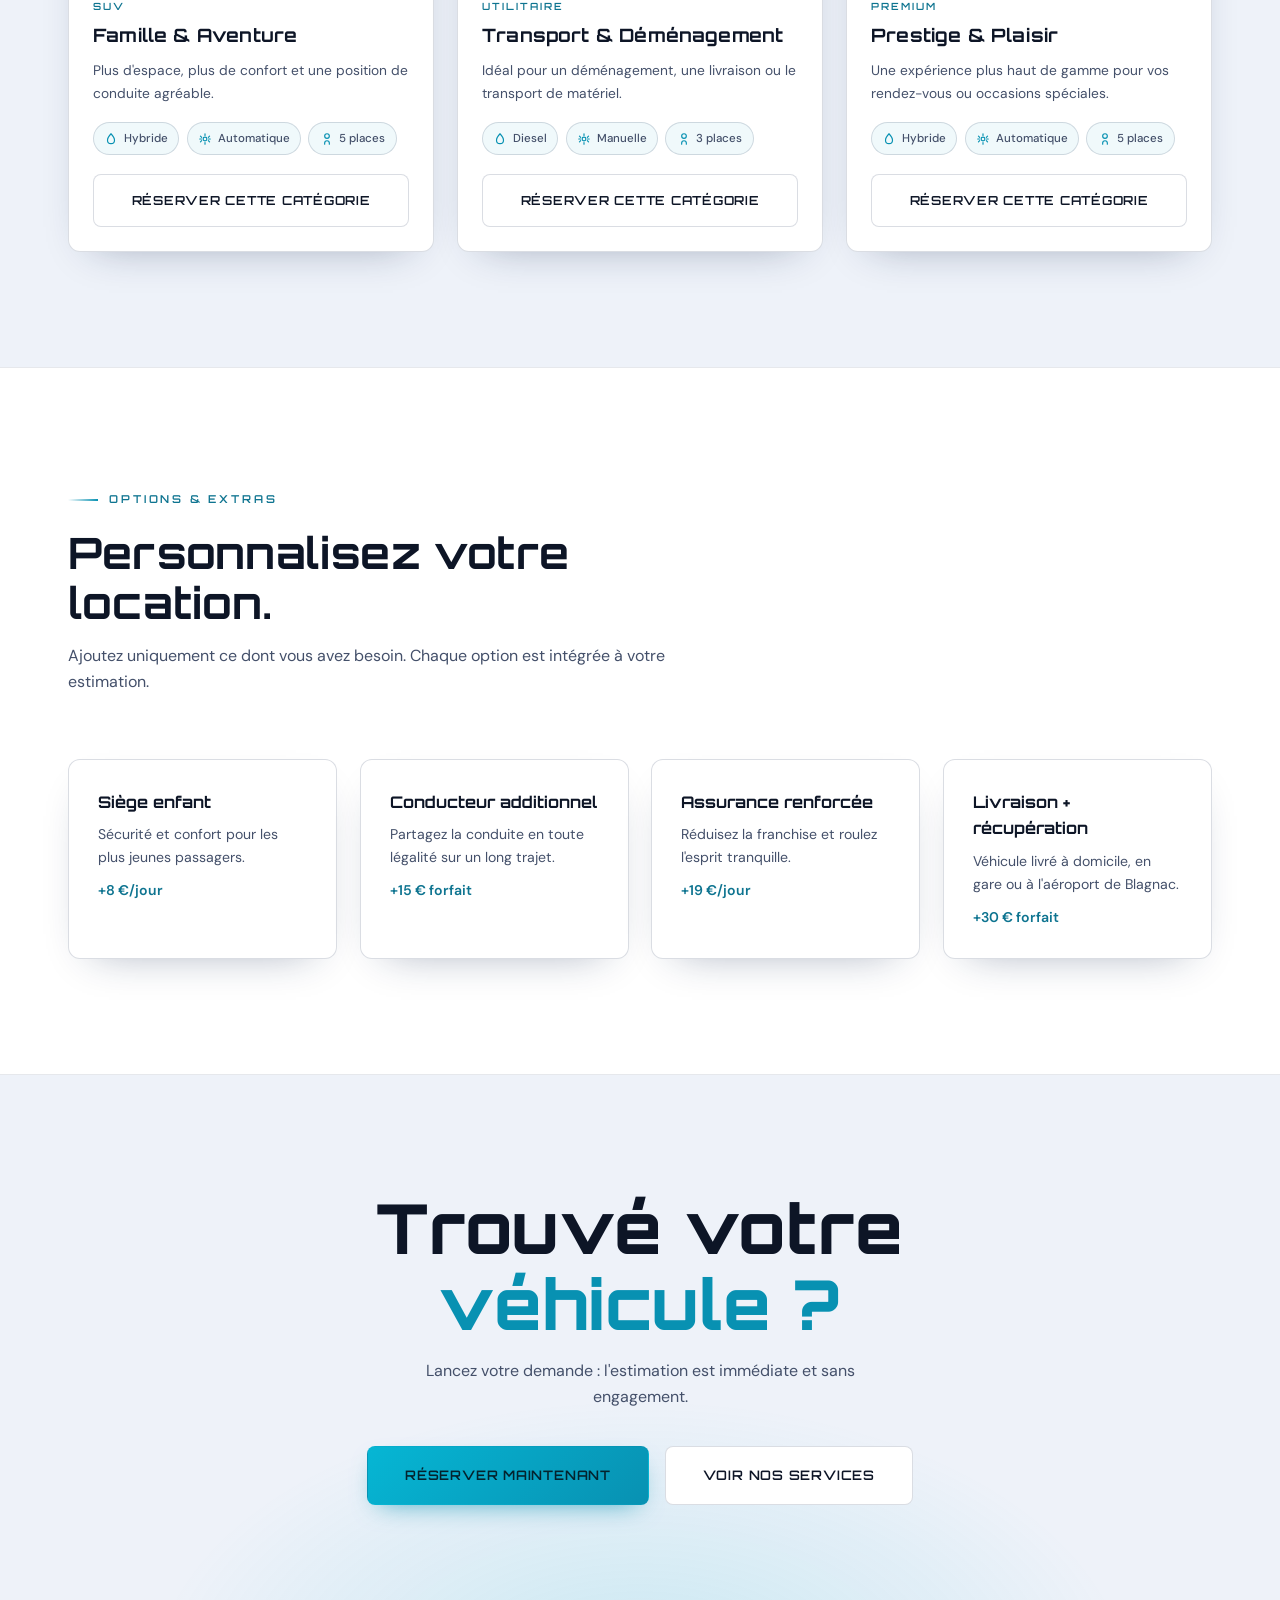
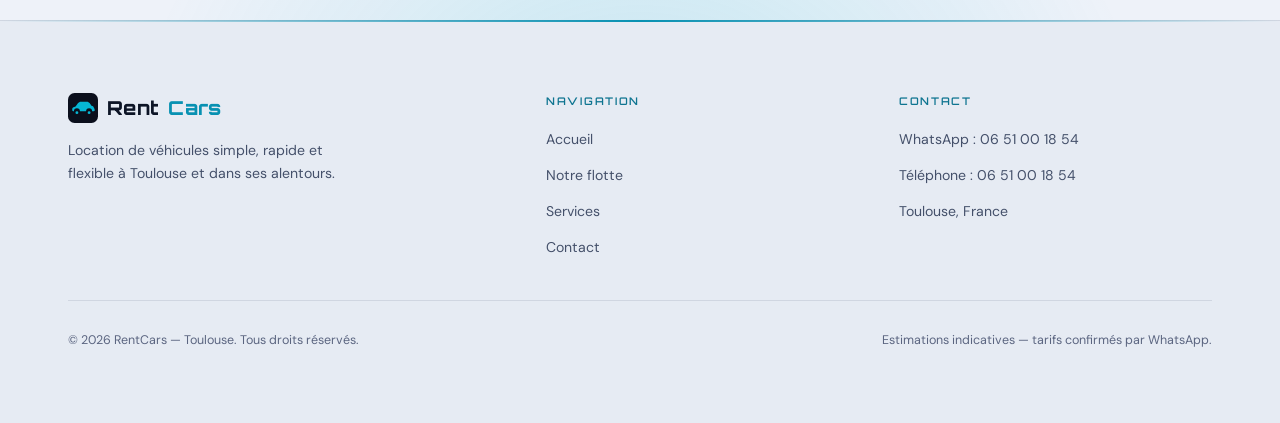
<file: flotte.html>
<!DOCTYPE html>
<html lang="fr">
<head>
<meta charset="UTF-8">
<meta name="viewport" content="width=device-width, initial-scale=1.0">
<meta name="description" content="La flotte RentCars à Toulouse : citadine, compacte, berline, SUV, utilitaire et premium. Tarifs clairs dès 39 €/jour, options et réservation par WhatsApp.">
<meta name="robots" content="index, follow">
<meta name="theme-color" content="#0a0a0a">
<meta property="og:title" content="Notre flotte — RentCars Toulouse">
<meta property="og:description" content="Six catégories de véhicules pour chaque trajet. Tarifs clairs, options flexibles.">
<meta property="og:type" content="website">
<meta property="og:site_name" content="RentCars Toulouse">
<meta property="og:locale" content="fr_FR">
<meta property="og:url" content="https://rentcars-toulouse.fr/flotte.html">
<meta property="og:image" content="https://rentcars-toulouse.fr/fleet-premium.png">
<meta property="og:image:alt" content="Véhicule premium de location RentCars à Toulouse">
<meta name="twitter:card" content="summary_large_image">
<title>Notre flotte — Location de véhicules à Toulouse | RentCars</title>
<link rel="icon" type="image/svg+xml" href="favicon.svg">
<link rel="preconnect" href="https://fonts.googleapis.com">
<link rel="preconnect" href="https://fonts.gstatic.com" crossorigin>
<link href="https://fonts.googleapis.com/css2?family=Orbitron:wght@500;600;700;800;900&family=DM+Sans:opsz,wght@9..40,300;9..40,400;9..40,500;9..40,600&display=swap" rel="stylesheet">
<link rel="stylesheet" href="style.css">
<link rel="sitemap" type="application/xml" href="sitemap.xml">
<script src="script.js" defer></script>
</head>
<body>

<a class="skip-link" href="#contenu">Aller au contenu principal</a>

<div class="scroll-progress" aria-hidden="true"></div>

<header class="site-header">
  <nav class="nav" aria-label="Navigation principale">
    <a href="index.html" class="nav-logo" aria-label="RentCars — accueil">
      <svg viewBox="0 0 64 64" aria-hidden="true"><rect width="64" height="64" rx="14" fill="#141414"/><path fill="#c9a84c" d="M11 39c-1.1 0-2-.9-2-2v-2.4c0-1.8 1.1-3.4 2.8-4l4.3-1.6 5-7.1c1.5-2.1 3.9-3.4 6.5-3.4H40c2.6 0 5 1.3 6.5 3.4l3.6 5.1 3.4 1.2C55.8 32.4 57 34 57 36v1c0 1.1-.9 2-2 2h-3.6a6.4 6.4 0 0 0-12.8 0H25.4a6.4 6.4 0 0 0-12.8 0H11z"/><circle cx="19" cy="42" r="6" fill="#141414"/><circle cx="19" cy="42" r="3" fill="#c9a84c"/><circle cx="45" cy="42" r="6" fill="#141414"/><circle cx="45" cy="42" r="3" fill="#c9a84c"/></svg>
      Rent<span>Cars</span>
    </a>
    <ul class="nav-links">
      <li><a href="index.html">Accueil</a></li>
      <li><a href="flotte.html" aria-current="page">Notre flotte</a></li>
      <li><a href="services.html">Services</a></li>
      <li><a href="contact.html">Contact</a></li>
    </ul>
    <div class="nav-actions">
      <a href="contact.html" class="btn btn--gold">Réserver</a>
      <button class="nav-burger" type="button" aria-label="Ouvrir le menu" aria-expanded="false" aria-controls="drawer">
        <span></span><span></span><span></span>
      </button>
    </div>
  </nav>
</header>

<div class="nav-drawer" id="drawer">
  <a href="index.html" class="drawer-link">Accueil</a>
  <a href="flotte.html" class="drawer-link" aria-current="page">Notre flotte</a>
  <a href="services.html" class="drawer-link">Services</a>
  <a href="contact.html" class="drawer-link">Contact</a>
  <a href="contact.html" class="btn btn--gold btn--lg">Réserver maintenant</a>
</div>

<main id="contenu" tabindex="-1">

  <!-- ===== Hero de page ===== -->
  <section class="page-hero">
    <div class="container">
      <nav class="crumbs reveal" aria-label="Fil d'ariane">
        <a href="index.html">Accueil</a><span aria-hidden="true">/</span><span aria-current="page">Notre flotte</span>
      </nav>
      <span class="eyebrow reveal">Notre flotte</span>
      <h1 class="h-xl reveal" style="--i:1">Des véhicules adaptés<br>à <em>chaque besoin.</em></h1>
      <p class="lead reveal" style="--i:2">Six catégories pensées pour votre trajet — de la ville au grand départ. Tarifs clairs, options flexibles, réservation en quelques minutes.</p>
    </div>
  </section>

  <!-- ===== Catalogue ===== -->
  <section class="section">
    <div class="container">
      <div class="fleet-grid">

        <article class="fleet-card reveal">
          <div class="fleet-media">
            <img src="./fleet-city.png?v=4" alt="Véhicule citadine rouge de location" loading="lazy">
            <div class="fleet-price">39 €<small>/j</small></div>
          </div>
          <div class="fleet-body">
            <p class="fleet-cat">Citadine</p>
            <h2 class="fleet-name">Ville &amp; Quotidien</h2>
            <p class="fleet-desc">Simple, économique et maniable pour circuler en ville et stationner facilement.</p>
            <ul class="specs">
              <li><svg viewBox="0 0 24 24" fill="none" stroke="currentColor" stroke-width="2" stroke-linecap="round" stroke-linejoin="round" aria-hidden="true"><path d="M12 3s6 6.5 6 11a6 6 0 0 1-12 0c0-4.5 6-11 6-11z"/></svg>Essence</li>
              <li><svg viewBox="0 0 24 24" fill="none" stroke="currentColor" stroke-width="2" stroke-linecap="round" stroke-linejoin="round" aria-hidden="true"><circle cx="12" cy="12" r="3.2"/><path d="M12 3v3M12 18v3M4.2 7l2.1 2.1M17.7 14.9l2.1 2.1M3 12h3M18 12h3M4.2 17l2.1-2.1M17.7 9.1l2.1-2.1"/></svg>Manuelle</li>
              <li><svg viewBox="0 0 24 24" fill="none" stroke="currentColor" stroke-width="2" stroke-linecap="round" stroke-linejoin="round" aria-hidden="true"><path d="M16 21v-2a4 4 0 0 0-8 0v2"/><circle cx="12" cy="7" r="4"/></svg>5 places</li>
            </ul>
            <a href="contact.html?cat=Citadine" class="btn btn--ghost btn--block">Réserver cette catégorie</a>
          </div>
        </article>

        <article class="fleet-card reveal" style="--i:1">
          <div class="fleet-media">
            <img src="./fleet-compact.png?v=4" alt="Véhicule compact jaune de location" loading="lazy">
            <div class="fleet-price">49 €<small>/j</small></div>
          </div>
          <div class="fleet-body">
            <p class="fleet-cat">Compacte</p>
            <h2 class="fleet-name">Confort Urbain</h2>
            <p class="fleet-desc">Un bon équilibre entre confort, consommation et maniabilité au quotidien.</p>
            <ul class="specs">
              <li><svg viewBox="0 0 24 24" fill="none" stroke="currentColor" stroke-width="2" stroke-linecap="round" stroke-linejoin="round" aria-hidden="true"><path d="M12 3s6 6.5 6 11a6 6 0 0 1-12 0c0-4.5 6-11 6-11z"/></svg>Essence</li>
              <li><svg viewBox="0 0 24 24" fill="none" stroke="currentColor" stroke-width="2" stroke-linecap="round" stroke-linejoin="round" aria-hidden="true"><circle cx="12" cy="12" r="3.2"/><path d="M12 3v3M12 18v3M4.2 7l2.1 2.1M17.7 14.9l2.1 2.1M3 12h3M18 12h3M4.2 17l2.1-2.1M17.7 9.1l2.1-2.1"/></svg>Automatique</li>
              <li><svg viewBox="0 0 24 24" fill="none" stroke="currentColor" stroke-width="2" stroke-linecap="round" stroke-linejoin="round" aria-hidden="true"><path d="M16 21v-2a4 4 0 0 0-8 0v2"/><circle cx="12" cy="7" r="4"/></svg>5 places</li>
            </ul>
            <a href="contact.html?cat=Compacte" class="btn btn--ghost btn--block">Réserver cette catégorie</a>
          </div>
        </article>

        <article class="fleet-card reveal" style="--i:2">
          <div class="fleet-media">
            <img src="./fleet-sedan.png?v=4" alt="Berline noire de location" loading="lazy">
            <div class="fleet-price">65 €<small>/j</small></div>
          </div>
          <div class="fleet-body">
            <p class="fleet-cat">Berline</p>
            <h2 class="fleet-name">Voyage &amp; Business</h2>
            <p class="fleet-desc">Confortable pour les trajets professionnels, les longs trajets et les week-ends.</p>
            <ul class="specs">
              <li><svg viewBox="0 0 24 24" fill="none" stroke="currentColor" stroke-width="2" stroke-linecap="round" stroke-linejoin="round" aria-hidden="true"><path d="M12 3s6 6.5 6 11a6 6 0 0 1-12 0c0-4.5 6-11 6-11z"/></svg>Diesel</li>
              <li><svg viewBox="0 0 24 24" fill="none" stroke="currentColor" stroke-width="2" stroke-linecap="round" stroke-linejoin="round" aria-hidden="true"><circle cx="12" cy="12" r="3.2"/><path d="M12 3v3M12 18v3M4.2 7l2.1 2.1M17.7 14.9l2.1 2.1M3 12h3M18 12h3M4.2 17l2.1-2.1M17.7 9.1l2.1-2.1"/></svg>Automatique</li>
              <li><svg viewBox="0 0 24 24" fill="none" stroke="currentColor" stroke-width="2" stroke-linecap="round" stroke-linejoin="round" aria-hidden="true"><path d="M16 21v-2a4 4 0 0 0-8 0v2"/><circle cx="12" cy="7" r="4"/></svg>5 places</li>
            </ul>
            <a href="contact.html?cat=Berline" class="btn btn--ghost btn--block">Réserver cette catégorie</a>
          </div>
        </article>

        <article class="fleet-card reveal">
          <div class="fleet-media">
            <img src="./fleet-suv.png?v=4" alt="SUV bleu de location" loading="lazy">
            <div class="fleet-price">79 €<small>/j</small></div>
          </div>
          <div class="fleet-body">
            <p class="fleet-cat">SUV</p>
            <h2 class="fleet-name">Famille &amp; Aventure</h2>
            <p class="fleet-desc">Plus d'espace, plus de confort et une position de conduite agréable.</p>
            <ul class="specs">
              <li><svg viewBox="0 0 24 24" fill="none" stroke="currentColor" stroke-width="2" stroke-linecap="round" stroke-linejoin="round" aria-hidden="true"><path d="M12 3s6 6.5 6 11a6 6 0 0 1-12 0c0-4.5 6-11 6-11z"/></svg>Hybride</li>
              <li><svg viewBox="0 0 24 24" fill="none" stroke="currentColor" stroke-width="2" stroke-linecap="round" stroke-linejoin="round" aria-hidden="true"><circle cx="12" cy="12" r="3.2"/><path d="M12 3v3M12 18v3M4.2 7l2.1 2.1M17.7 14.9l2.1 2.1M3 12h3M18 12h3M4.2 17l2.1-2.1M17.7 9.1l2.1-2.1"/></svg>Automatique</li>
              <li><svg viewBox="0 0 24 24" fill="none" stroke="currentColor" stroke-width="2" stroke-linecap="round" stroke-linejoin="round" aria-hidden="true"><path d="M16 21v-2a4 4 0 0 0-8 0v2"/><circle cx="12" cy="7" r="4"/></svg>5 places</li>
            </ul>
            <a href="contact.html?cat=SUV" class="btn btn--ghost btn--block">Réserver cette catégorie</a>
          </div>
        </article>

        <article class="fleet-card reveal" style="--i:1">
          <div class="fleet-media">
            <img src="./fleet-utility.png?v=4" alt="Utilitaire vert de location" loading="lazy">
            <div class="fleet-price">69 €<small>/j</small></div>
          </div>
          <div class="fleet-body">
            <p class="fleet-cat">Utilitaire</p>
            <h2 class="fleet-name">Transport &amp; Déménagement</h2>
            <p class="fleet-desc">Idéal pour un déménagement, une livraison ou le transport de matériel.</p>
            <ul class="specs">
              <li><svg viewBox="0 0 24 24" fill="none" stroke="currentColor" stroke-width="2" stroke-linecap="round" stroke-linejoin="round" aria-hidden="true"><path d="M12 3s6 6.5 6 11a6 6 0 0 1-12 0c0-4.5 6-11 6-11z"/></svg>Diesel</li>
              <li><svg viewBox="0 0 24 24" fill="none" stroke="currentColor" stroke-width="2" stroke-linecap="round" stroke-linejoin="round" aria-hidden="true"><circle cx="12" cy="12" r="3.2"/><path d="M12 3v3M12 18v3M4.2 7l2.1 2.1M17.7 14.9l2.1 2.1M3 12h3M18 12h3M4.2 17l2.1-2.1M17.7 9.1l2.1-2.1"/></svg>Manuelle</li>
              <li><svg viewBox="0 0 24 24" fill="none" stroke="currentColor" stroke-width="2" stroke-linecap="round" stroke-linejoin="round" aria-hidden="true"><path d="M16 21v-2a4 4 0 0 0-8 0v2"/><circle cx="12" cy="7" r="4"/></svg>3 places</li>
            </ul>
            <a href="contact.html?cat=Utilitaire" class="btn btn--ghost btn--block">Réserver cette catégorie</a>
          </div>
        </article>

        <article class="fleet-card reveal" style="--i:2">
          <div class="fleet-media">
            <img src="./fleet-premium.png?v=4" alt="Véhicule premium argent de location" loading="lazy">
            <div class="fleet-price">119 €<small>/j</small></div>
          </div>
          <div class="fleet-body">
            <p class="fleet-cat">Premium</p>
            <h2 class="fleet-name">Prestige &amp; Plaisir</h2>
            <p class="fleet-desc">Une expérience plus haut de gamme pour vos rendez-vous ou occasions spéciales.</p>
            <ul class="specs">
              <li><svg viewBox="0 0 24 24" fill="none" stroke="currentColor" stroke-width="2" stroke-linecap="round" stroke-linejoin="round" aria-hidden="true"><path d="M12 3s6 6.5 6 11a6 6 0 0 1-12 0c0-4.5 6-11 6-11z"/></svg>Hybride</li>
              <li><svg viewBox="0 0 24 24" fill="none" stroke="currentColor" stroke-width="2" stroke-linecap="round" stroke-linejoin="round" aria-hidden="true"><circle cx="12" cy="12" r="3.2"/><path d="M12 3v3M12 18v3M4.2 7l2.1 2.1M17.7 14.9l2.1 2.1M3 12h3M18 12h3M4.2 17l2.1-2.1M17.7 9.1l2.1-2.1"/></svg>Automatique</li>
              <li><svg viewBox="0 0 24 24" fill="none" stroke="currentColor" stroke-width="2" stroke-linecap="round" stroke-linejoin="round" aria-hidden="true"><path d="M16 21v-2a4 4 0 0 0-8 0v2"/><circle cx="12" cy="7" r="4"/></svg>5 places</li>
            </ul>
            <a href="contact.html?cat=Premium" class="btn btn--ghost btn--block">Réserver cette catégorie</a>
          </div>
        </article>

      </div>
    </div>
  </section>

  <!-- ===== Options ===== -->
  <section class="section section--cream">
    <div class="container">
      <div class="section-head reveal">
        <span class="eyebrow">Options &amp; extras</span>
        <h2 class="h-lg">Personnalisez votre location.</h2>
        <p class="lead">Ajoutez uniquement ce dont vous avez besoin. Chaque option est intégrée à votre estimation.</p>
      </div>
      <div class="conditions">
        <article class="condition reveal">
          <h3>Siège enfant</h3>
          <p>Sécurité et confort pour les plus jeunes passagers.</p>
          <p style="color:var(--gold-dark); font-weight:600; margin-top:.6rem;">+8 €/jour</p>
        </article>
        <article class="condition reveal" style="--i:1">
          <h3>Conducteur additionnel</h3>
          <p>Partagez la conduite en toute légalité sur un long trajet.</p>
          <p style="color:var(--gold-dark); font-weight:600; margin-top:.6rem;">+15 € forfait</p>
        </article>
        <article class="condition reveal" style="--i:2">
          <h3>Assurance renforcée</h3>
          <p>Réduisez la franchise et roulez l'esprit tranquille.</p>
          <p style="color:var(--gold-dark); font-weight:600; margin-top:.6rem;">+19 €/jour</p>
        </article>
        <article class="condition reveal" style="--i:3">
          <h3>Livraison + récupération</h3>
          <p>Véhicule livré à domicile, en gare ou à l'aéroport de Blagnac.</p>
          <p style="color:var(--gold-dark); font-weight:600; margin-top:.6rem;">+30 € forfait</p>
        </article>
      </div>
    </div>
  </section>

  <!-- ===== CTA ===== -->
  <section class="section cta">
    <div class="container">
      <h2 class="h-xl reveal">Trouvé votre<br><em>véhicule ?</em></h2>
      <p class="lead reveal" style="--i:1">Lancez votre demande : l'estimation est immédiate et sans engagement.</p>
      <div class="cta-actions reveal" style="--i:2">
        <a href="contact.html" class="btn btn--gold btn--lg">Réserver maintenant</a>
        <a href="services.html" class="btn btn--ghost btn--lg">Voir nos services</a>
      </div>
    </div>
  </section>

</main>

<footer class="site-footer">
  <div class="container">
    <div class="footer-top">
      <div class="footer-brand">
        <a href="index.html" class="nav-logo">
          <svg viewBox="0 0 64 64" aria-hidden="true"><rect width="64" height="64" rx="14" fill="#141414"/><path fill="#c9a84c" d="M11 39c-1.1 0-2-.9-2-2v-2.4c0-1.8 1.1-3.4 2.8-4l4.3-1.6 5-7.1c1.5-2.1 3.9-3.4 6.5-3.4H40c2.6 0 5 1.3 6.5 3.4l3.6 5.1 3.4 1.2C55.8 32.4 57 34 57 36v1c0 1.1-.9 2-2 2h-3.6a6.4 6.4 0 0 0-12.8 0H25.4a6.4 6.4 0 0 0-12.8 0H11z"/><circle cx="19" cy="42" r="6" fill="#141414"/><circle cx="19" cy="42" r="3" fill="#c9a84c"/><circle cx="45" cy="42" r="6" fill="#141414"/><circle cx="45" cy="42" r="3" fill="#c9a84c"/></svg>
          Rent<span>Cars</span>
        </a>
        <p>Location de véhicules simple, rapide et flexible à Toulouse et dans ses alentours.</p>
      </div>
      <div class="footer-col">
        <h4>Navigation</h4>
        <ul>
          <li><a href="index.html">Accueil</a></li>
          <li><a href="flotte.html">Notre flotte</a></li>
          <li><a href="services.html">Services</a></li>
          <li><a href="contact.html">Contact</a></li>
        </ul>
      </div>
      <div class="footer-col">
        <h4>Contact</h4>
        <ul>
          <li><a href="https://wa.me/33651001854" target="_blank" rel="noopener">WhatsApp : 06 51 00 18 54</a></li>
          <li><a href="tel:+33651001854">Téléphone : 06 51 00 18 54</a></li>
          <li><a href="contact.html">Toulouse, France</a></li>
        </ul>
      </div>
    </div>
    <div class="footer-bottom">
      <span>&copy; <span data-year>2025</span> RentCars — Toulouse. Tous droits réservés.</span>
      <span>Estimations indicatives — tarifs confirmés par WhatsApp.</span>
    </div>
  </div>
</footer>

<a class="wa-float" href="https://wa.me/33651001854" target="_blank" rel="noopener" aria-label="Nous contacter sur WhatsApp">
  <svg viewBox="0 0 24 24" fill="currentColor" aria-hidden="true"><path d="M.057 24l1.687-6.163a11.867 11.867 0 0 1-1.587-5.946C.16 5.335 5.495 0 12.05 0a11.817 11.817 0 0 1 8.413 3.488 11.824 11.824 0 0 1 3.48 8.414c-.003 6.557-5.338 11.892-11.893 11.892a11.9 11.9 0 0 1-5.688-1.448L.057 24zm6.597-3.807c1.676.995 3.276 1.591 5.392 1.592 5.448 0 9.886-4.434 9.889-9.885.002-5.462-4.415-9.89-9.881-9.892-5.452 0-9.887 4.434-9.889 9.884a9.86 9.86 0 0 0 1.51 5.26l-.999 3.648 3.978-1.607zm11.387-5.464c-.074-.124-.272-.198-.57-.347-.297-.149-1.758-.868-2.031-.967-.272-.099-.47-.149-.669.149-.198.297-.768.967-.941 1.165-.173.198-.347.223-.644.074-.297-.149-1.255-.462-2.39-1.475-.883-.788-1.48-1.761-1.653-2.059-.173-.297-.018-.458.13-.606.134-.133.297-.347.446-.521.151-.172.2-.296.3-.495.099-.198.05-.372-.025-.521-.075-.148-.669-1.611-.916-2.206-.242-.579-.487-.501-.669-.51l-.57-.01c-.198 0-.52.074-.792.372s-1.04 1.016-1.04 2.479 1.065 2.876 1.213 3.074c.149.198 2.096 3.2 5.078 4.487.709.306 1.263.489 1.694.626.712.226 1.36.194 1.872.118.571-.085 1.758-.719 2.006-1.413.248-.694.248-1.289.173-1.413z"/></svg>
</a>

</body>
</html>
</file>
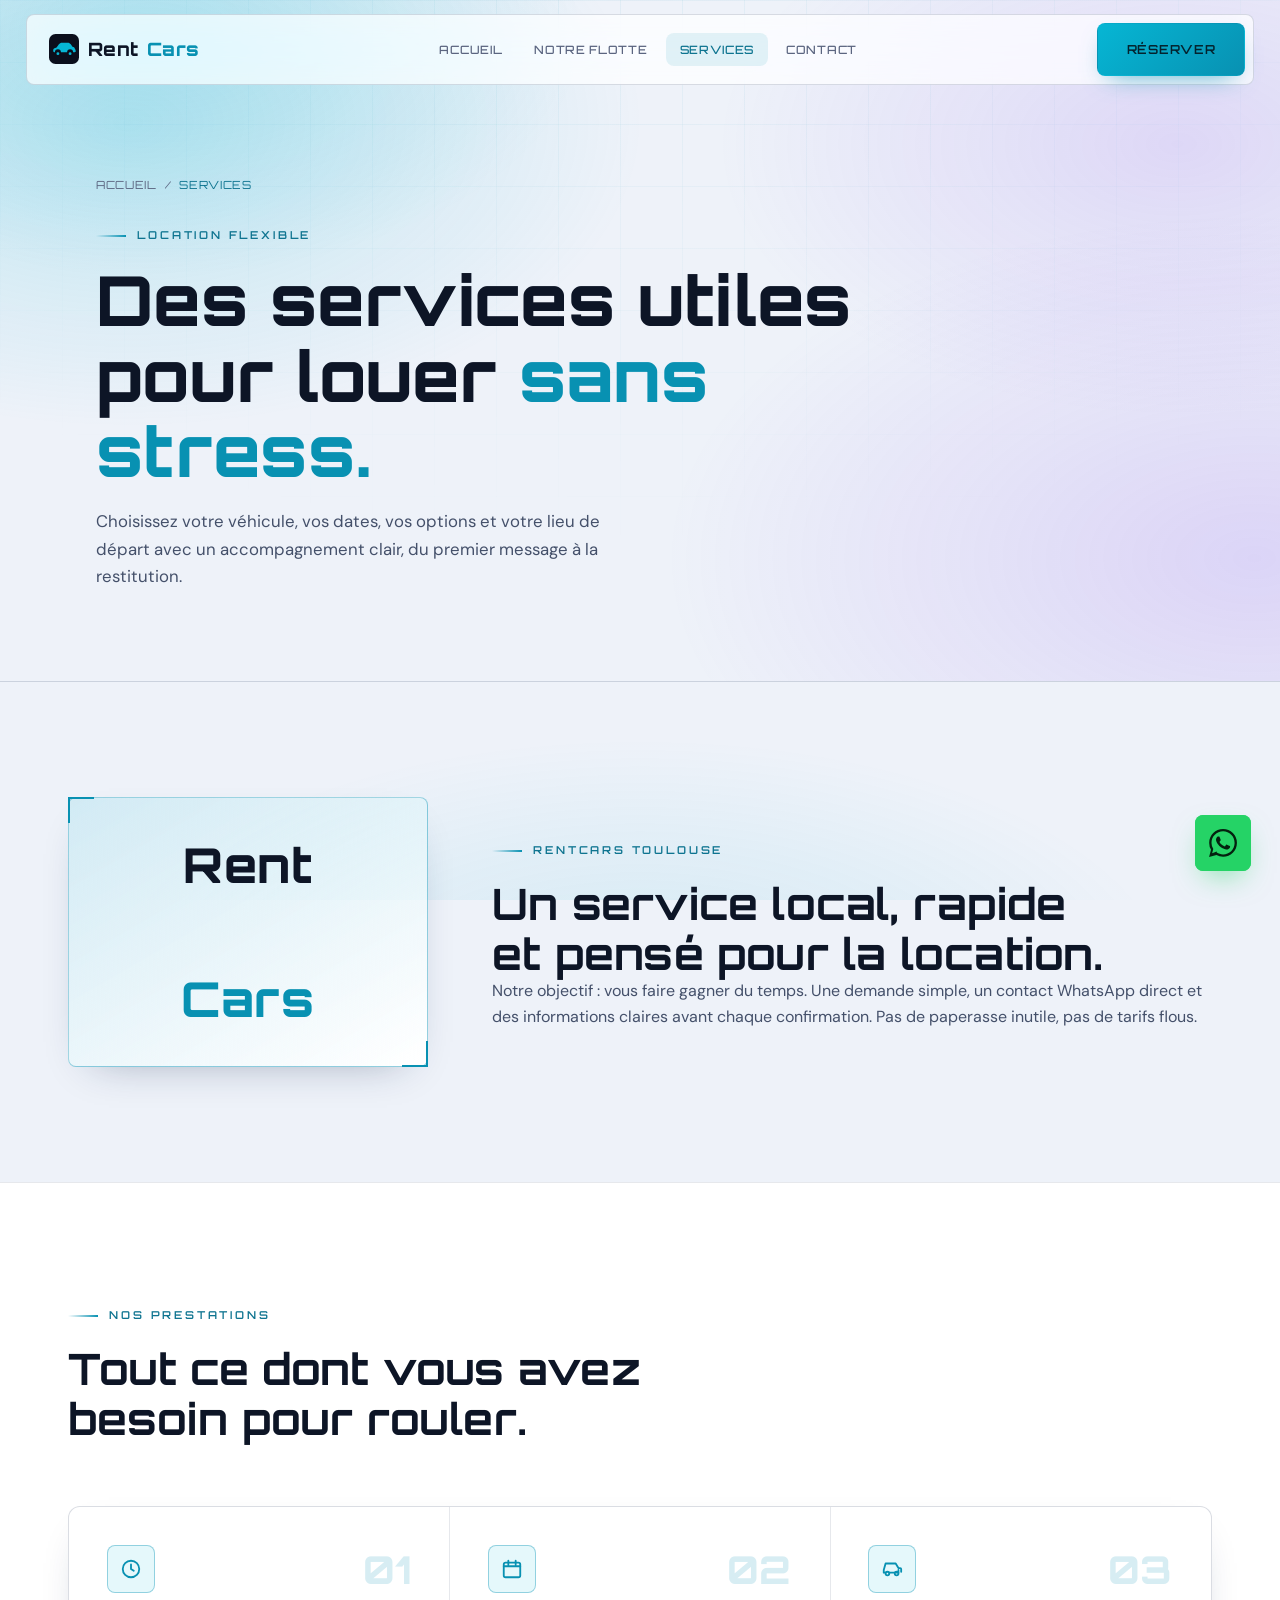
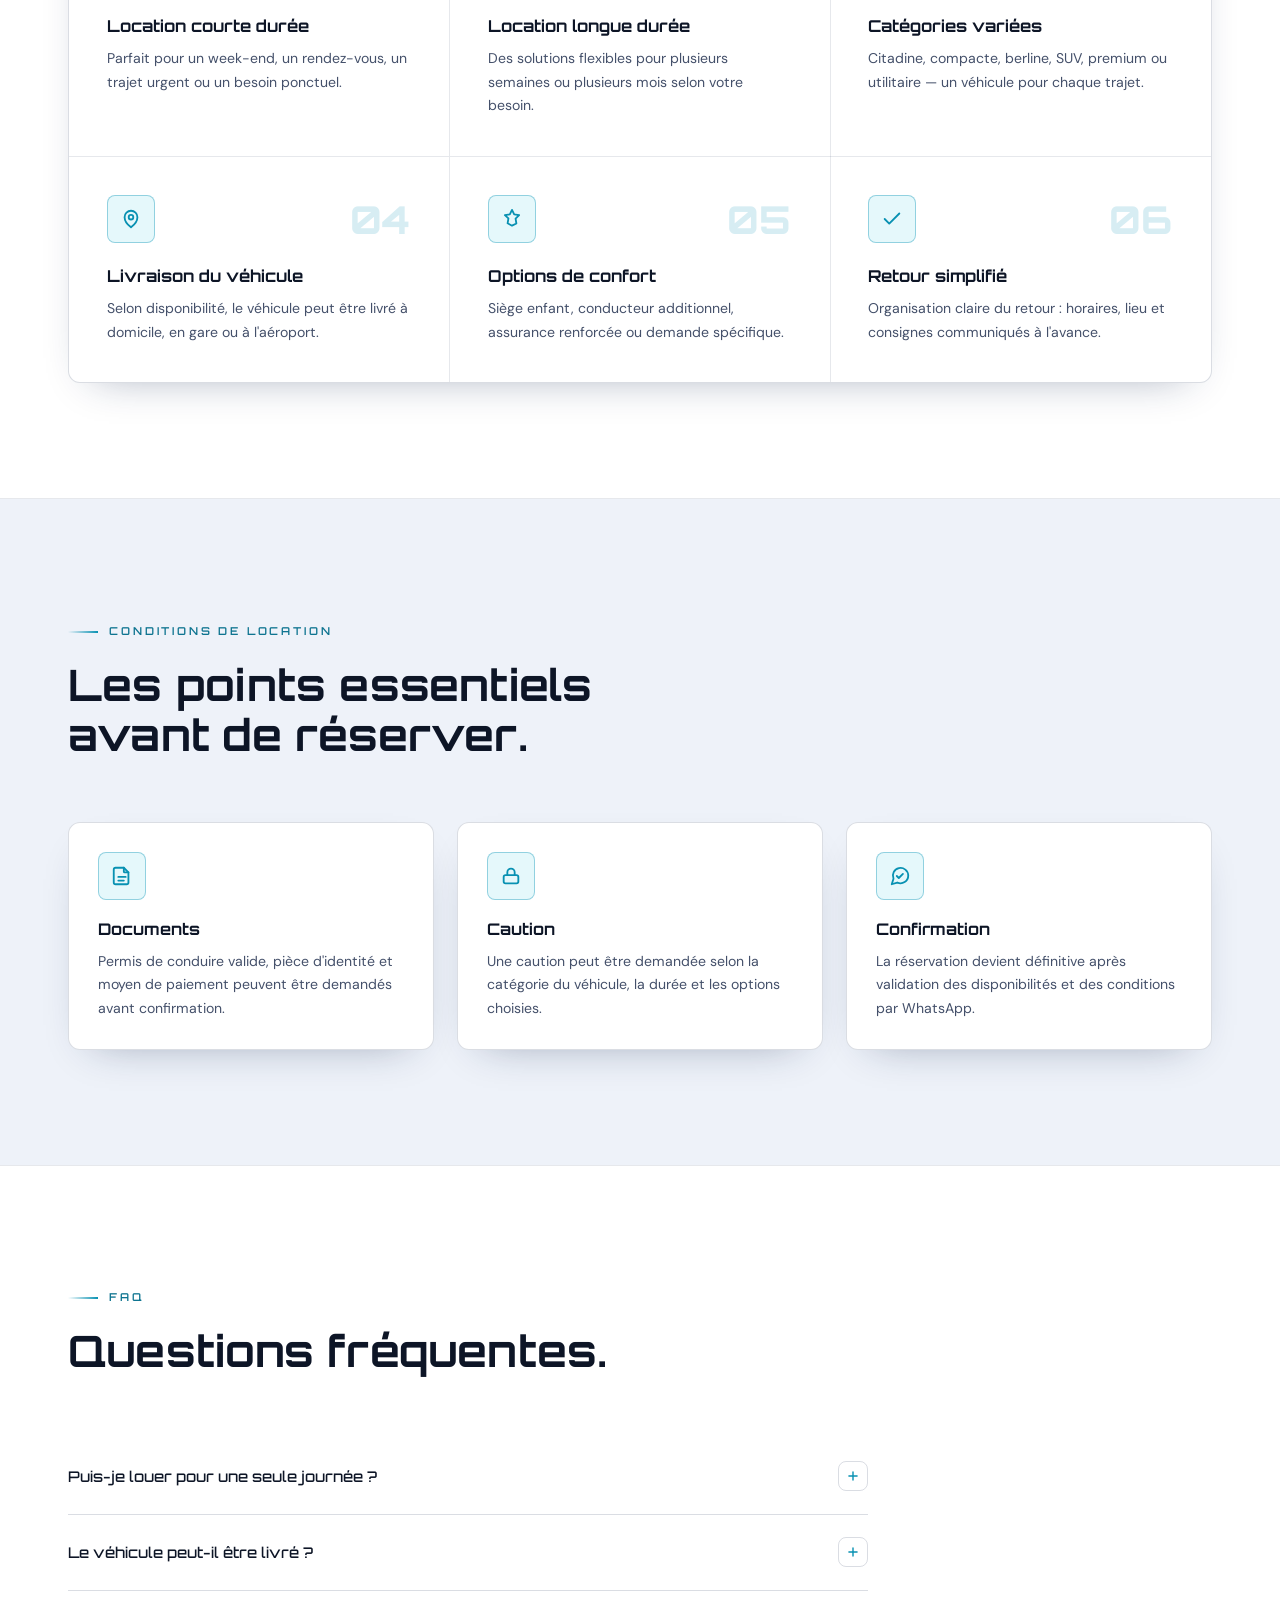
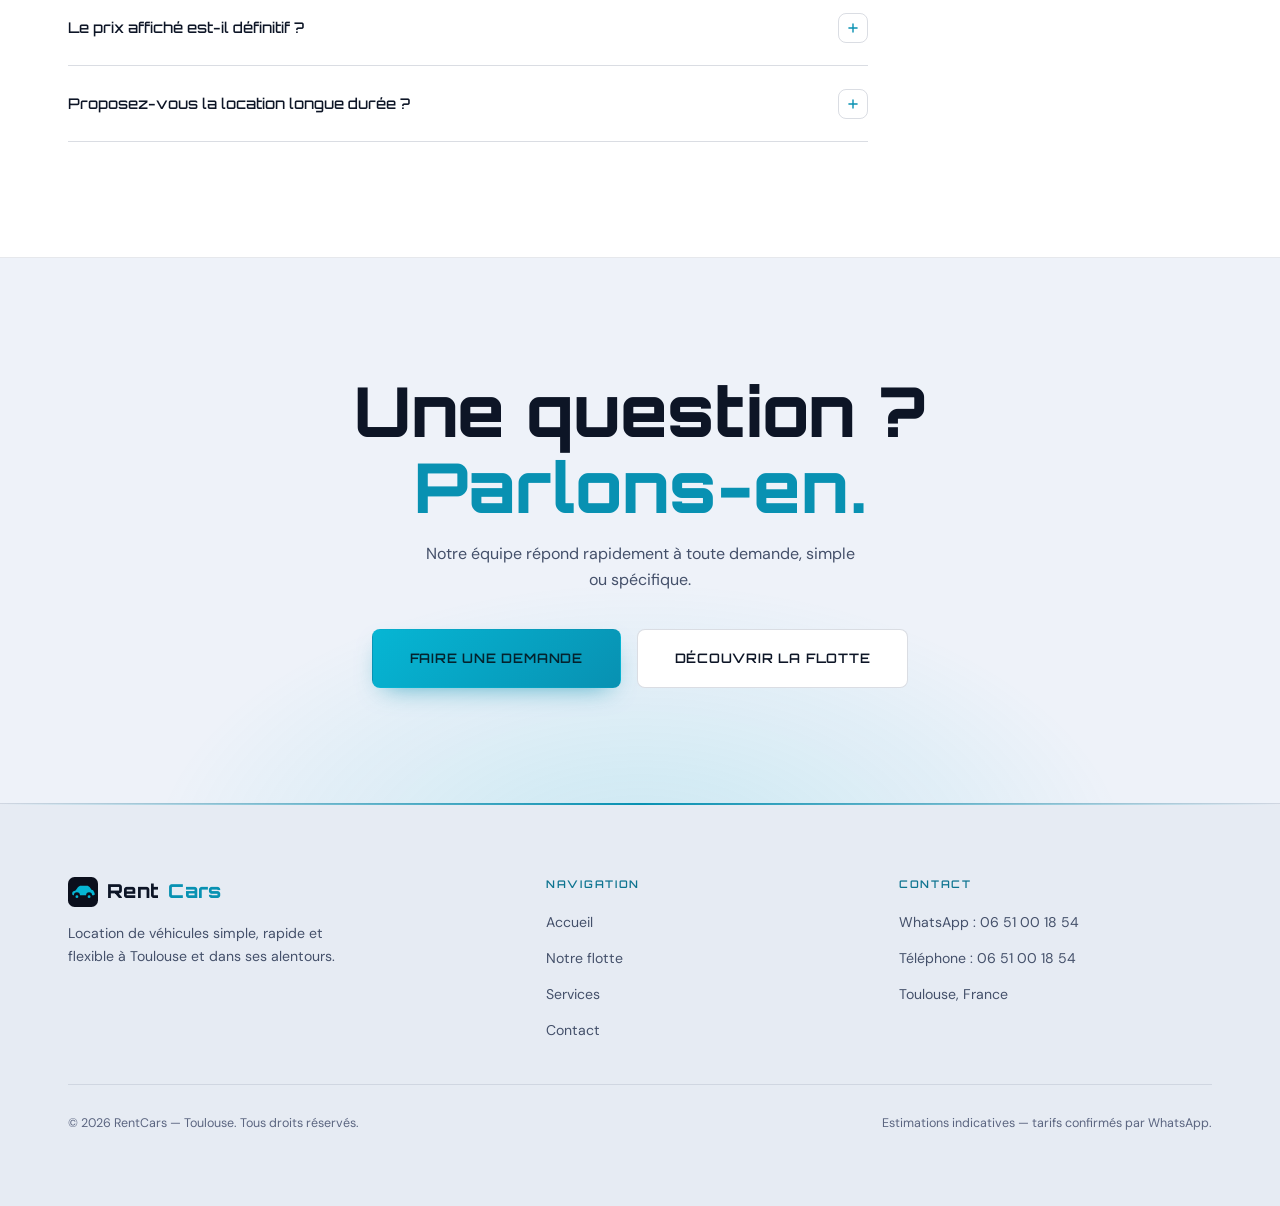
<file: services.html>
<!DOCTYPE html>
<html lang="fr">
<head>
<meta charset="UTF-8">
<meta name="viewport" content="width=device-width, initial-scale=1.0">
<meta name="description" content="Services RentCars à Toulouse : location courte et longue durée, six catégories de véhicules, livraison, options de confort et retour simplifié.">
<meta name="robots" content="index, follow">
<meta name="theme-color" content="#0a0a0a">
<meta property="og:title" content="Services de location — RentCars Toulouse">
<meta property="og:description" content="Location courte et longue durée, livraison, options et catégories variées à Toulouse.">
<meta property="og:type" content="website">
<meta property="og:site_name" content="RentCars Toulouse">
<meta property="og:locale" content="fr_FR">
<meta property="og:url" content="https://rentcars-toulouse.fr/services.html">
<meta property="og:image" content="https://rentcars-toulouse.fr/fleet-premium.png">
<meta property="og:image:alt" content="Véhicule premium de location RentCars à Toulouse">
<meta name="twitter:card" content="summary_large_image">
<title>Services de location de voiture à Toulouse | RentCars</title>
<link rel="icon" type="image/svg+xml" href="favicon.svg">
<link rel="preconnect" href="https://fonts.googleapis.com">
<link rel="preconnect" href="https://fonts.gstatic.com" crossorigin>
<link href="https://fonts.googleapis.com/css2?family=Orbitron:wght@500;600;700;800;900&family=DM+Sans:opsz,wght@9..40,300;9..40,400;9..40,500;9..40,600&display=swap" rel="stylesheet">
<link rel="stylesheet" href="style.css">
<link rel="sitemap" type="application/xml" href="sitemap.xml">
<script src="script.js" defer></script>
</head>
<body>

<a class="skip-link" href="#contenu">Aller au contenu principal</a>

<div class="scroll-progress" aria-hidden="true"></div>

<header class="site-header">
  <nav class="nav" aria-label="Navigation principale">
    <a href="index.html" class="nav-logo" aria-label="RentCars — accueil">
      <svg viewBox="0 0 64 64" aria-hidden="true"><rect width="64" height="64" rx="14" fill="#141414"/><path fill="#c9a84c" d="M11 39c-1.1 0-2-.9-2-2v-2.4c0-1.8 1.1-3.4 2.8-4l4.3-1.6 5-7.1c1.5-2.1 3.9-3.4 6.5-3.4H40c2.6 0 5 1.3 6.5 3.4l3.6 5.1 3.4 1.2C55.8 32.4 57 34 57 36v1c0 1.1-.9 2-2 2h-3.6a6.4 6.4 0 0 0-12.8 0H25.4a6.4 6.4 0 0 0-12.8 0H11z"/><circle cx="19" cy="42" r="6" fill="#141414"/><circle cx="19" cy="42" r="3" fill="#c9a84c"/><circle cx="45" cy="42" r="6" fill="#141414"/><circle cx="45" cy="42" r="3" fill="#c9a84c"/></svg>
      Rent<span>Cars</span>
    </a>
    <ul class="nav-links">
      <li><a href="index.html">Accueil</a></li>
      <li><a href="flotte.html">Notre flotte</a></li>
      <li><a href="services.html" aria-current="page">Services</a></li>
      <li><a href="contact.html">Contact</a></li>
    </ul>
    <div class="nav-actions">
      <a href="contact.html" class="btn btn--gold">Réserver</a>
      <button class="nav-burger" type="button" aria-label="Ouvrir le menu" aria-expanded="false" aria-controls="drawer">
        <span></span><span></span><span></span>
      </button>
    </div>
  </nav>
</header>

<div class="nav-drawer" id="drawer">
  <a href="index.html" class="drawer-link">Accueil</a>
  <a href="flotte.html" class="drawer-link">Notre flotte</a>
  <a href="services.html" class="drawer-link" aria-current="page">Services</a>
  <a href="contact.html" class="drawer-link">Contact</a>
  <a href="contact.html" class="btn btn--gold btn--lg">Réserver maintenant</a>
</div>

<main id="contenu" tabindex="-1">

  <!-- ===== Hero de page ===== -->
  <section class="page-hero">
    <div class="container">
      <nav class="crumbs reveal" aria-label="Fil d'ariane">
        <a href="index.html">Accueil</a><span aria-hidden="true">/</span><span aria-current="page">Services</span>
      </nav>
      <span class="eyebrow reveal">Location flexible</span>
      <h1 class="h-xl reveal" style="--i:1">Des services utiles<br>pour louer <em>sans stress.</em></h1>
      <p class="lead reveal" style="--i:2">Choisissez votre véhicule, vos dates, vos options et votre lieu de départ avec un accompagnement clair, du premier message à la restitution.</p>
    </div>
  </section>

  <!-- ===== Présentation ===== -->
  <section class="section">
    <div class="container">
      <div class="split">
        <div class="brand-panel reveal">Rent<span>Cars</span></div>
        <div class="reveal" style="--i:1">
          <span class="eyebrow">RentCars Toulouse</span>
          <h2 class="h-lg">Un service local, rapide<br>et pensé pour la location.</h2>
          <p class="lead">Notre objectif : vous faire gagner du temps. Une demande simple, un contact WhatsApp direct et des informations claires avant chaque confirmation. Pas de paperasse inutile, pas de tarifs flous.</p>
        </div>
      </div>
    </div>
  </section>

  <!-- ===== Services ===== -->
  <section class="section section--cream">
    <div class="container">
      <div class="section-head reveal">
        <span class="eyebrow">Nos prestations</span>
        <h2 class="h-lg">Tout ce dont vous avez<br>besoin pour rouler.</h2>
      </div>
      <div class="feature-grid">
        <article class="feature reveal">
          <div class="feature-top">
            <span class="feature-icon"><svg viewBox="0 0 24 24" fill="none" stroke="currentColor" stroke-width="2" stroke-linecap="round" stroke-linejoin="round" aria-hidden="true"><circle cx="12" cy="12" r="9"/><path d="M12 7v5l3 2"/></svg></span>
            <span class="feature-num">01</span>
          </div>
          <h3>Location courte durée</h3>
          <p>Parfait pour un week-end, un rendez-vous, un trajet urgent ou un besoin ponctuel.</p>
        </article>
        <article class="feature reveal" style="--i:1">
          <div class="feature-top">
            <span class="feature-icon"><svg viewBox="0 0 24 24" fill="none" stroke="currentColor" stroke-width="2" stroke-linecap="round" stroke-linejoin="round" aria-hidden="true"><rect x="3" y="5" width="18" height="16" rx="2"/><path d="M3 9h18M8 3v4M16 3v4"/></svg></span>
            <span class="feature-num">02</span>
          </div>
          <h3>Location longue durée</h3>
          <p>Des solutions flexibles pour plusieurs semaines ou plusieurs mois selon votre besoin.</p>
        </article>
        <article class="feature reveal" style="--i:2">
          <div class="feature-top">
            <span class="feature-icon"><svg viewBox="0 0 24 24" fill="none" stroke="currentColor" stroke-width="2" stroke-linecap="round" stroke-linejoin="round" aria-hidden="true"><path d="M3 13l2-7h11l3 5h2a1 1 0 0 1 1 1v3M3 13v3h2M19 13v3h-2M9 16h6"/><circle cx="7" cy="17" r="2"/><circle cx="17" cy="17" r="2"/></svg></span>
            <span class="feature-num">03</span>
          </div>
          <h3>Catégories variées</h3>
          <p>Citadine, compacte, berline, SUV, premium ou utilitaire — un véhicule pour chaque trajet.</p>
        </article>
        <article class="feature reveal">
          <div class="feature-top">
            <span class="feature-icon"><svg viewBox="0 0 24 24" fill="none" stroke="currentColor" stroke-width="2" stroke-linecap="round" stroke-linejoin="round" aria-hidden="true"><path d="M12 21s-7-5.3-7-11a7 7 0 0 1 14 0c0 5.7-7 11-7 11z"/><circle cx="12" cy="10" r="2.5"/></svg></span>
            <span class="feature-num">04</span>
          </div>
          <h3>Livraison du véhicule</h3>
          <p>Selon disponibilité, le véhicule peut être livré à domicile, en gare ou à l'aéroport.</p>
        </article>
        <article class="feature reveal" style="--i:1">
          <div class="feature-top">
            <span class="feature-icon"><svg viewBox="0 0 24 24" fill="none" stroke="currentColor" stroke-width="2" stroke-linecap="round" stroke-linejoin="round" aria-hidden="true"><path d="M12 2l2.4 4.9 5.4.8-3.9 3.8.9 5.4L12 19.3 7.2 16.7l.9-5.4L4.2 7.7l5.4-.8z"/></svg></span>
            <span class="feature-num">05</span>
          </div>
          <h3>Options de confort</h3>
          <p>Siège enfant, conducteur additionnel, assurance renforcée ou demande spécifique.</p>
        </article>
        <article class="feature reveal" style="--i:2">
          <div class="feature-top">
            <span class="feature-icon"><svg viewBox="0 0 24 24" fill="none" stroke="currentColor" stroke-width="2" stroke-linecap="round" stroke-linejoin="round" aria-hidden="true"><path d="M20 6L9 17l-5-5"/></svg></span>
            <span class="feature-num">06</span>
          </div>
          <h3>Retour simplifié</h3>
          <p>Organisation claire du retour : horaires, lieu et consignes communiqués à l'avance.</p>
        </article>
      </div>
    </div>
  </section>

  <!-- ===== Conditions ===== -->
  <section class="section">
    <div class="container">
      <div class="section-head reveal">
        <span class="eyebrow">Conditions de location</span>
        <h2 class="h-lg">Les points essentiels<br>avant de réserver.</h2>
      </div>
      <div class="conditions">
        <article class="condition reveal">
          <span class="feature-icon"><svg viewBox="0 0 24 24" fill="none" stroke="currentColor" stroke-width="2" stroke-linecap="round" stroke-linejoin="round" aria-hidden="true"><path d="M14 3v4a1 1 0 0 0 1 1h4"/><path d="M5 3h9l5 5v11a2 2 0 0 1-2 2H5a2 2 0 0 1-2-2V5a2 2 0 0 1 2-2z"/><path d="M8 13h8M8 17h6"/></svg></span>
          <h3>Documents</h3>
          <p>Permis de conduire valide, pièce d'identité et moyen de paiement peuvent être demandés avant confirmation.</p>
        </article>
        <article class="condition reveal" style="--i:1">
          <span class="feature-icon"><svg viewBox="0 0 24 24" fill="none" stroke="currentColor" stroke-width="2" stroke-linecap="round" stroke-linejoin="round" aria-hidden="true"><rect x="4" y="11" width="16" height="9" rx="2"/><path d="M8 11V8a4 4 0 0 1 8 0v3"/></svg></span>
          <h3>Caution</h3>
          <p>Une caution peut être demandée selon la catégorie du véhicule, la durée et les options choisies.</p>
        </article>
        <article class="condition reveal" style="--i:2">
          <span class="feature-icon"><svg viewBox="0 0 24 24" fill="none" stroke="currentColor" stroke-width="2" stroke-linecap="round" stroke-linejoin="round" aria-hidden="true"><path d="M21 11.5a8.4 8.4 0 0 1-12 7.6L3 21l1.9-6A8.4 8.4 0 1 1 21 11.5z"/><path d="M8.5 12l2.2 2.2 4.5-4.5"/></svg></span>
          <h3>Confirmation</h3>
          <p>La réservation devient définitive après validation des disponibilités et des conditions par WhatsApp.</p>
        </article>
      </div>
    </div>
  </section>

  <!-- ===== FAQ ===== -->
  <section class="section section--cream">
    <div class="container">
      <div class="section-head reveal">
        <span class="eyebrow">FAQ</span>
        <h2 class="h-lg">Questions fréquentes.</h2>
      </div>
      <div class="faq-list reveal">
        <div class="faq-item">
          <button class="faq-q" type="button">Puis-je louer pour une seule journée ?<span class="faq-icon"><svg viewBox="0 0 24 24" fill="none" stroke="currentColor" stroke-width="2.4" stroke-linecap="round" aria-hidden="true"><path d="M12 5v14M5 12h14"/></svg></span></button>
          <div class="faq-a"><p>Oui, les demandes en courte durée sont possibles selon les disponibilités. Indiquez simplement la même journée en date de départ et de retour ou des dates rapprochées.</p></div>
        </div>
        <div class="faq-item">
          <button class="faq-q" type="button">Le véhicule peut-il être livré ?<span class="faq-icon"><svg viewBox="0 0 24 24" fill="none" stroke="currentColor" stroke-width="2.4" stroke-linecap="round" aria-hidden="true"><path d="M12 5v14M5 12h14"/></svg></span></button>
          <div class="faq-a"><p>Oui, une livraison peut être organisée selon le lieu, l'horaire et la catégorie choisie. Sélectionnez l'option « Livraison + récupération » lors de votre demande.</p></div>
        </div>
        <div class="faq-item">
          <button class="faq-q" type="button">Le prix affiché est-il définitif ?<span class="faq-icon"><svg viewBox="0 0 24 24" fill="none" stroke="currentColor" stroke-width="2.4" stroke-linecap="round" aria-hidden="true"><path d="M12 5v14M5 12h14"/></svg></span></button>
          <div class="faq-a"><p>Le site donne une estimation indicative. Le prix final est confirmé par WhatsApp selon la disponibilité, les options et les conditions de location.</p></div>
        </div>
        <div class="faq-item">
          <button class="faq-q" type="button">Proposez-vous la location longue durée ?<span class="faq-icon"><svg viewBox="0 0 24 24" fill="none" stroke="currentColor" stroke-width="2.4" stroke-linecap="round" aria-hidden="true"><path d="M12 5v14M5 12h14"/></svg></span></button>
          <div class="faq-a"><p>Oui. Pour plusieurs semaines ou plusieurs mois, contactez-nous directement par WhatsApp : nous adaptons le tarif et les conditions à la durée souhaitée.</p></div>
        </div>
      </div>
    </div>
  </section>

  <!-- ===== CTA ===== -->
  <section class="section cta">
    <div class="container">
      <h2 class="h-xl reveal">Une question ?<br><em>Parlons-en.</em></h2>
      <p class="lead reveal" style="--i:1">Notre équipe répond rapidement à toute demande, simple ou spécifique.</p>
      <div class="cta-actions reveal" style="--i:2">
        <a href="contact.html" class="btn btn--gold btn--lg">Faire une demande</a>
        <a href="flotte.html" class="btn btn--ghost btn--lg">Découvrir la flotte</a>
      </div>
    </div>
  </section>

</main>

<footer class="site-footer">
  <div class="container">
    <div class="footer-top">
      <div class="footer-brand">
        <a href="index.html" class="nav-logo">
          <svg viewBox="0 0 64 64" aria-hidden="true"><rect width="64" height="64" rx="14" fill="#141414"/><path fill="#c9a84c" d="M11 39c-1.1 0-2-.9-2-2v-2.4c0-1.8 1.1-3.4 2.8-4l4.3-1.6 5-7.1c1.5-2.1 3.9-3.4 6.5-3.4H40c2.6 0 5 1.3 6.5 3.4l3.6 5.1 3.4 1.2C55.8 32.4 57 34 57 36v1c0 1.1-.9 2-2 2h-3.6a6.4 6.4 0 0 0-12.8 0H25.4a6.4 6.4 0 0 0-12.8 0H11z"/><circle cx="19" cy="42" r="6" fill="#141414"/><circle cx="19" cy="42" r="3" fill="#c9a84c"/><circle cx="45" cy="42" r="6" fill="#141414"/><circle cx="45" cy="42" r="3" fill="#c9a84c"/></svg>
          Rent<span>Cars</span>
        </a>
        <p>Location de véhicules simple, rapide et flexible à Toulouse et dans ses alentours.</p>
      </div>
      <div class="footer-col">
        <h4>Navigation</h4>
        <ul>
          <li><a href="index.html">Accueil</a></li>
          <li><a href="flotte.html">Notre flotte</a></li>
          <li><a href="services.html">Services</a></li>
          <li><a href="contact.html">Contact</a></li>
        </ul>
      </div>
      <div class="footer-col">
        <h4>Contact</h4>
        <ul>
          <li><a href="https://wa.me/33651001854" target="_blank" rel="noopener">WhatsApp : 06 51 00 18 54</a></li>
          <li><a href="tel:+33651001854">Téléphone : 06 51 00 18 54</a></li>
          <li><a href="contact.html">Toulouse, France</a></li>
        </ul>
      </div>
    </div>
    <div class="footer-bottom">
      <span>&copy; <span data-year>2025</span> RentCars — Toulouse. Tous droits réservés.</span>
      <span>Estimations indicatives — tarifs confirmés par WhatsApp.</span>
    </div>
  </div>
</footer>

<a class="wa-float" href="https://wa.me/33651001854" target="_blank" rel="noopener" aria-label="Nous contacter sur WhatsApp">
  <svg viewBox="0 0 24 24" fill="currentColor" aria-hidden="true"><path d="M.057 24l1.687-6.163a11.867 11.867 0 0 1-1.587-5.946C.16 5.335 5.495 0 12.05 0a11.817 11.817 0 0 1 8.413 3.488 11.824 11.824 0 0 1 3.48 8.414c-.003 6.557-5.338 11.892-11.893 11.892a11.9 11.9 0 0 1-5.688-1.448L.057 24zm6.597-3.807c1.676.995 3.276 1.591 5.392 1.592 5.448 0 9.886-4.434 9.889-9.885.002-5.462-4.415-9.89-9.881-9.892-5.452 0-9.887 4.434-9.889 9.884a9.86 9.86 0 0 0 1.51 5.26l-.999 3.648 3.978-1.607zm11.387-5.464c-.074-.124-.272-.198-.57-.347-.297-.149-1.758-.868-2.031-.967-.272-.099-.47-.149-.669.149-.198.297-.768.967-.941 1.165-.173.198-.347.223-.644.074-.297-.149-1.255-.462-2.39-1.475-.883-.788-1.48-1.761-1.653-2.059-.173-.297-.018-.458.13-.606.134-.133.297-.347.446-.521.151-.172.2-.296.3-.495.099-.198.05-.372-.025-.521-.075-.148-.669-1.611-.916-2.206-.242-.579-.487-.501-.669-.51l-.57-.01c-.198 0-.52.074-.792.372s-1.04 1.016-1.04 2.479 1.065 2.876 1.213 3.074c.149.198 2.096 3.2 5.078 4.487.709.306 1.263.489 1.694.626.712.226 1.36.194 1.872.118.571-.085 1.758-.719 2.006-1.413.248-.694.248-1.289.173-1.413z"/></svg>
</a>

</body>
</html>
</file>
<file: style.css>
/* ============================================================
   RentCars Toulouse — Template « FUTUR » (version claire)
   Style : HUD / Sci-Fi clair — cyan + violet sur fond lumineux
   ============================================================ */

/* ---------- Reset & tokens ---------- */
*, *::before, *::after { box-sizing: border-box; margin: 0; padding: 0; }

:root {
  --bg: #eef2f9;
  --bg-deep: #e6ebf3;
  --panel: #ffffff;
  --panel-2: #f4f7fb;
  --surface: rgba(255, 255, 255, 0.72);

  --text: #0d1526;
  --text-soft: #44506a;
  --text-mut: #5b6580;

  --cyan: #0891b2;
  --cyan-bright: #06b6d4;
  --cyan-ink: #0e7490;
  --violet: #7c3aed;
  --star: #f59e0b;

  --line: rgba(13, 30, 70, 0.10);
  --line-2: rgba(13, 30, 70, 0.15);
  --neon-line: rgba(8, 145, 178, 0.38);

  --wa: #25d366;
  --wa-dark: #1eb858;

  --font-display: 'Orbitron', sans-serif;
  --font-body: 'DM Sans', sans-serif;

  --container: 1240px;
  --radius: 12px;
  --radius-sm: 8px;
  --ease: cubic-bezier(0.22, 1, 0.36, 1);
  --shadow: 0 16px 42px -26px rgba(20, 40, 80, 0.45);
  --shadow-glow: 0 18px 44px -22px rgba(8, 145, 178, 0.45);

  /* Alias de compatibilité (anciens noms éventuellement utilisés en inline) */
  --gold: var(--cyan);
  --gold-light: var(--cyan-bright);
  --gold-dark: var(--cyan-ink);
  --gray-3: var(--text-mut);
  --gray-4: var(--text-mut);
  --gray-5: var(--text-soft);
  --black: var(--text);
  --white: #ffffff;
  --cream: var(--panel);
}

html { background: var(--bg); scroll-behavior: smooth; }

body {
  font-family: var(--font-body);
  background: transparent;
  color: var(--text-soft);
  line-height: 1.65;
  overflow-x: hidden;
  -webkit-font-smoothing: antialiased;
  -moz-osx-font-smoothing: grayscale;
}

/* Décor ambiant fixe : grille technique + aurores pastel */
body::before {
  content: '';
  position: fixed;
  inset: 0;
  z-index: -2;
  pointer-events: none;
  background-image:
    linear-gradient(rgba(8, 145, 178, 0.06) 1px, transparent 1px),
    linear-gradient(90deg, rgba(8, 145, 178, 0.06) 1px, transparent 1px);
  background-size: 62px 62px;
  -webkit-mask-image: radial-gradient(ellipse 95% 75% at 50% 0%, #000 0%, transparent 82%);
  mask-image: radial-gradient(ellipse 95% 75% at 50% 0%, #000 0%, transparent 82%);
}
body::after {
  content: '';
  position: fixed;
  inset: 0;
  z-index: -1;
  pointer-events: none;
  background:
    radial-gradient(ellipse 48% 38% at 12% 4%, rgba(6, 182, 212, 0.18), transparent 70%),
    radial-gradient(ellipse 50% 42% at 92% 16%, rgba(124, 58, 237, 0.14), transparent 72%),
    radial-gradient(ellipse 60% 40% at 50% 110%, rgba(6, 182, 212, 0.12), transparent 70%);
}

img { display: block; max-width: 100%; }
a { color: inherit; }
::selection { background: var(--cyan-bright); color: #04232e; }

:focus-visible {
  outline: 2px solid var(--cyan);
  outline-offset: 3px;
  border-radius: 3px;
}

.skip-link {
  position: fixed;
  top: -120px;
  left: 1rem;
  z-index: 300;
  background: var(--cyan-bright);
  color: #04232e;
  font-weight: 700;
  padding: 0.7rem 1.2rem;
  border-radius: var(--radius-sm);
  text-decoration: none;
  transition: top 0.25s var(--ease);
}
.skip-link:focus { top: 1rem; }

/* ---------- Layout helpers ---------- */
.container {
  width: 100%;
  max-width: var(--container);
  margin-inline: auto;
  padding-inline: clamp(1.1rem, 4vw, 3rem);
}

.section {
  padding-block: clamp(4.5rem, 9vw, 8rem);
  position: relative;
}
[id] { scroll-margin-top: 6rem; }

.section--cream {
  background: var(--panel);
  border-block: 1px solid var(--line);
}

/* Reveal on scroll */
.reveal {
  opacity: 0;
  transform: translateY(26px);
  transition: opacity 0.7s var(--ease), transform 0.7s var(--ease);
  transition-delay: calc(var(--i, 0) * 75ms);
  will-change: opacity, transform;
}
.reveal.in { opacity: 1; transform: none; }
.reveal.r1 { --i: 1; }
.reveal.r2 { --i: 2; }
.reveal.r3 { --i: 3; }
.reveal.r4 { --i: 4; }
.reveal.r5 { --i: 5; }
.reveal.r6 { --i: 6; }

/* Scroll progress bar */
.scroll-progress {
  position: fixed;
  top: 0; left: 0;
  height: 3px;
  width: 0;
  background: linear-gradient(90deg, var(--violet), var(--cyan), var(--cyan-bright));
  box-shadow: 0 1px 10px rgba(8, 145, 178, 0.55);
  z-index: 200;
  transition: width 0.1s linear;
}

/* ---------- Eyebrow & headings ---------- */
.eyebrow {
  display: inline-flex;
  align-items: center;
  gap: 0.7rem;
  font-family: var(--font-display);
  font-size: 0.68rem;
  font-weight: 600;
  letter-spacing: 0.26em;
  text-transform: uppercase;
  color: var(--cyan-ink);
  margin-bottom: 1.1rem;
}
.eyebrow::before {
  content: '';
  width: 30px;
  height: 2px;
  background: linear-gradient(90deg, transparent, var(--cyan));
}

.h-xl {
  font-family: var(--font-display);
  font-size: clamp(2.2rem, 5.6vw, 4.3rem);
  font-weight: 800;
  line-height: 1.1;
  letter-spacing: 0.005em;
  color: var(--text);
}
.h-lg {
  font-family: var(--font-display);
  font-size: clamp(1.65rem, 3.8vw, 2.7rem);
  font-weight: 700;
  line-height: 1.16;
  letter-spacing: 0.005em;
  color: var(--text);
}
.h-lg em, .h-xl em {
  font-style: normal;
  color: var(--cyan);
}

.section-head { max-width: 620px; margin-bottom: clamp(2.5rem, 5vw, 4rem); }
.section-head p.lead { margin-top: 1rem; color: var(--text-soft); }
.section-head--row {
  max-width: none;
  display: flex;
  align-items: flex-end;
  justify-content: space-between;
  gap: 2rem;
  flex-wrap: wrap;
}

/* ---------- Buttons ---------- */
.btn {
  display: inline-flex;
  align-items: center;
  justify-content: center;
  gap: 0.55rem;
  font-family: var(--font-display);
  font-size: 0.78rem;
  font-weight: 600;
  letter-spacing: 0.06em;
  text-transform: uppercase;
  padding: 0.95rem 1.8rem;
  border-radius: var(--radius-sm);
  border: 1px solid transparent;
  cursor: pointer;
  text-decoration: none;
  white-space: nowrap;
  transition: background 0.25s var(--ease), color 0.25s var(--ease),
              border-color 0.25s var(--ease), transform 0.14s var(--ease),
              box-shadow 0.25s var(--ease);
}
.btn:active { transform: translateY(1px); }
.btn:disabled { opacity: 0.55; cursor: not-allowed; }
.btn .arrow { transition: transform 0.25s var(--ease); }
.btn:hover .arrow { transform: translateX(4px); }
.btn svg { flex-shrink: 0; }

.btn--gold {
  background: linear-gradient(135deg, var(--cyan-bright), var(--cyan));
  color: #04232e;
  box-shadow: 0 10px 26px -12px rgba(8, 145, 178, 0.75);
}
.btn--gold:hover {
  background: linear-gradient(135deg, #22d3ee, var(--cyan-bright));
  box-shadow: 0 14px 32px -10px rgba(8, 145, 178, 0.9);
}
.btn--ghost {
  background: var(--panel);
  color: var(--text);
  border-color: var(--line-2);
}
.btn--ghost:hover {
  border-color: var(--cyan);
  color: var(--cyan-ink);
  background: rgba(6, 182, 212, 0.07);
}
.btn--wa {
  background: var(--wa);
  color: #04210f;
  box-shadow: 0 10px 26px -12px rgba(37, 211, 102, 0.75);
}
.btn--wa:hover { background: #2ce673; }
.btn--lg { padding: 1.1rem 2.3rem; font-size: 0.82rem; }
.btn--block { width: 100%; }

/* ---------- Header / Navigation ---------- */
.site-header {
  position: fixed;
  top: 0; left: 0; right: 0;
  z-index: 120;
  padding: 0.85rem clamp(0.9rem, 3vw, 1.6rem);
}
.nav {
  max-width: var(--container);
  margin-inline: auto;
  display: flex;
  align-items: center;
  justify-content: space-between;
  gap: 1.4rem;
  padding: 0.5rem 0.5rem 0.5rem 1.4rem;
  border: 1px solid var(--line-2);
  border-radius: var(--radius-sm);
  background: rgba(255, 255, 255, 0.72);
  backdrop-filter: blur(18px) saturate(150%);
  -webkit-backdrop-filter: blur(18px) saturate(150%);
  transition: background 0.3s var(--ease), border-color 0.3s var(--ease),
              box-shadow 0.3s var(--ease);
}
.site-header.scrolled .nav {
  background: rgba(255, 255, 255, 0.95);
  border-color: var(--neon-line);
  box-shadow: 0 16px 40px -24px rgba(20, 40, 80, 0.5);
}

.nav-logo {
  font-family: var(--font-display);
  font-size: 1.15rem;
  font-weight: 800;
  letter-spacing: 0.02em;
  color: var(--text);
  text-decoration: none;
  display: inline-flex;
  align-items: center;
  gap: 0.55rem;
}
.nav-logo span { color: var(--cyan); }
.nav-logo svg { width: 30px; height: 30px; }
/* Recolore le logo SVG inline sans toucher au HTML */
.nav-logo svg rect,
.nav-logo svg circle[r="6"] { fill: #0b0f1c; }
.nav-logo svg path,
.nav-logo svg circle[r="3"] { fill: var(--cyan-bright); }

.nav-links {
  display: flex;
  gap: 0.3rem;
  list-style: none;
  align-items: center;
}
.nav-links a {
  font-family: var(--font-display);
  font-size: 0.72rem;
  font-weight: 500;
  letter-spacing: 0.06em;
  text-transform: uppercase;
  color: var(--text-mut);
  text-decoration: none;
  padding: 0.55rem 0.85rem;
  border-radius: var(--radius-sm);
  transition: color 0.2s, background 0.2s;
}
.nav-links a:hover { color: var(--text); background: rgba(8, 145, 178, 0.07); }
.nav-links a[aria-current="page"] {
  color: var(--cyan-ink);
  background: rgba(8, 145, 178, 0.1);
}

.nav-actions { display: flex; align-items: center; gap: 0.6rem; }

.nav-burger {
  display: none;
  flex-direction: column;
  justify-content: center;
  gap: 5px;
  width: 44px; height: 44px;
  padding: 11px;
  background: rgba(8, 145, 178, 0.06);
  border: 1px solid var(--line-2);
  border-radius: var(--radius-sm);
  cursor: pointer;
}
.nav-burger span {
  display: block;
  height: 2px;
  width: 100%;
  background: var(--cyan);
  border-radius: 2px;
  transition: transform 0.3s var(--ease), opacity 0.2s;
  transform-origin: center;
}
.nav-burger.open span:nth-child(1) { transform: translateY(7px) rotate(45deg); }
.nav-burger.open span:nth-child(2) { opacity: 0; }
.nav-burger.open span:nth-child(3) { transform: translateY(-7px) rotate(-45deg); }

/* Mobile drawer */
.nav-drawer {
  position: fixed;
  inset: 0;
  z-index: 110;
  background: rgba(244, 247, 251, 0.97);
  backdrop-filter: blur(10px);
  display: flex;
  flex-direction: column;
  align-items: center;
  justify-content: center;
  gap: 0.4rem;
  opacity: 0;
  pointer-events: none;
  transition: opacity 0.32s var(--ease);
}
.nav-drawer.open { opacity: 1; pointer-events: auto; }
.nav-drawer a.drawer-link {
  font-family: var(--font-display);
  font-size: 1.5rem;
  font-weight: 700;
  letter-spacing: 0.02em;
  color: var(--text-mut);
  text-decoration: none;
  padding: 0.5rem 1rem;
  transition: color 0.2s;
}
.nav-drawer a.drawer-link:hover,
.nav-drawer a.drawer-link[aria-current="page"] { color: var(--cyan-ink); }
.nav-drawer .btn { margin-top: 1.4rem; }

/* ---------- Hero ---------- */
.hero {
  position: relative;
  min-height: 100svh;
  display: flex;
  align-items: center;
  padding: 9.5rem clamp(1.1rem, 4vw, 3rem) 4rem;
  overflow: hidden;
}
.hero-bg {
  position: absolute;
  inset: 0;
  pointer-events: none;
  background:
    radial-gradient(ellipse 55% 50% at 78% 42%, rgba(6, 182, 212, 0.22) 0%, transparent 66%),
    radial-gradient(ellipse 45% 55% at 14% 86%, rgba(124, 58, 237, 0.16) 0%, transparent 62%);
}
.hero-grid {
  position: absolute;
  inset: 0;
  pointer-events: none;
  background-image:
    linear-gradient(rgba(8, 145, 178, 0.09) 1px, transparent 1px),
    linear-gradient(90deg, rgba(8, 145, 178, 0.09) 1px, transparent 1px);
  background-size: 70px 70px;
  -webkit-mask-image: radial-gradient(ellipse 75% 75% at 60% 45%, #000 0%, transparent 100%);
  mask-image: radial-gradient(ellipse 75% 75% at 60% 45%, #000 0%, transparent 100%);
}
/* Faisceau de balayage */
.hero::after {
  content: '';
  position: absolute;
  left: 0; right: 0;
  height: 2px;
  background: linear-gradient(90deg, transparent, rgba(6, 182, 212, 0.6), transparent);
  animation: scan 7s linear infinite;
  pointer-events: none;
}
@keyframes scan {
  0% { top: 8%; opacity: 0; }
  10% { opacity: 1; }
  90% { opacity: 1; }
  100% { top: 96%; opacity: 0; }
}
.hero-inner {
  position: relative;
  max-width: var(--container);
  margin-inline: auto;
  width: 100%;
  display: grid;
  grid-template-columns: 1.08fr 0.92fr;
  gap: clamp(2rem, 5vw, 4rem);
  align-items: center;
}
.hero-badge {
  display: inline-flex;
  align-items: center;
  gap: 0.55rem;
  font-family: var(--font-display);
  font-size: 0.66rem;
  font-weight: 500;
  letter-spacing: 0.12em;
  text-transform: uppercase;
  color: var(--text-soft);
  background: rgba(255, 255, 255, 0.8);
  border: 1px solid var(--line-2);
  padding: 0.5rem 0.95rem;
  border-radius: 100px;
  margin-bottom: 1.6rem;
}
.hero-badge .dot {
  width: 7px; height: 7px;
  border-radius: 50%;
  background: var(--cyan-bright);
  box-shadow: 0 0 0 4px rgba(6, 182, 212, 0.18);
  animation: pulse 2.4s ease-in-out infinite;
}
@keyframes pulse {
  0%, 100% { box-shadow: 0 0 0 3px rgba(6, 182, 212, 0.25); }
  50% { box-shadow: 0 0 0 8px rgba(6, 182, 212, 0); }
}
.hero h1 { margin-bottom: 1.5rem; }
.hero-desc {
  max-width: 460px;
  font-size: 1.05rem;
  color: var(--text-soft);
  margin-bottom: 2.2rem;
}
.hero-actions {
  display: flex;
  flex-wrap: wrap;
  gap: 1rem;
  margin-bottom: 3rem;
}
.hero-stats {
  display: flex;
  flex-wrap: wrap;
  gap: clamp(1.5rem, 4vw, 3.5rem);
  padding-top: 2.2rem;
  border-top: 1px solid var(--line-2);
}
.stat { display: flex; flex-direction: column; gap: 0.15rem; }
.stat-num {
  font-family: var(--font-display);
  font-size: clamp(1.55rem, 3vw, 2rem);
  font-weight: 800;
  color: var(--cyan);
}
.stat-label {
  font-size: 0.72rem;
  letter-spacing: 0.12em;
  text-transform: uppercase;
  color: var(--text-mut);
}

.hero-visual { position: relative; }
.hero-visual::before {
  content: '';
  position: absolute;
  inset: -8% -4%;
  background: radial-gradient(ellipse at center, rgba(6, 182, 212, 0.3) 0%, transparent 64%);
  filter: blur(12px);
  z-index: 0;
}
/* Halo / piste sous le véhicule */
.hero-visual::after {
  content: '';
  position: absolute;
  left: 8%; right: 8%;
  bottom: 4%;
  height: 26px;
  background: radial-gradient(ellipse at center, rgba(6, 182, 212, 0.45), transparent 72%);
  filter: blur(8px);
  z-index: 0;
}
.hero-car {
  position: relative;
  z-index: 1;
  width: 100%;
  height: auto;
  border-radius: var(--radius);
  animation: float 6s ease-in-out infinite;
}
.hero-tag {
  position: absolute;
  z-index: 2;
  display: flex;
  flex-direction: column;
  gap: 0.1rem;
  padding: 0.8rem 1.1rem;
  background: rgba(255, 255, 255, 0.92);
  backdrop-filter: blur(12px);
  border: 1px solid var(--neon-line);
  border-radius: var(--radius-sm);
  box-shadow: var(--shadow);
}
.hero-tag--tl { top: 8%; left: -4%; }
.hero-tag--br { bottom: 9%; right: -3%; }
.hero-tag .t-label {
  font-family: var(--font-display);
  font-size: 0.6rem;
  letter-spacing: 0.16em;
  text-transform: uppercase;
  color: var(--text-mut);
}
.hero-tag .t-value {
  font-family: var(--font-display);
  font-weight: 700;
  font-size: 1rem;
  color: var(--text);
}
.hero-tag .t-value em { font-style: normal; color: var(--cyan); }

@keyframes float {
  0%, 100% { transform: translateY(0); }
  50% { transform: translateY(-12px); }
}

/* ---------- Booking widget ---------- */
.booking-card {
  position: relative;
  background:
    linear-gradient(160deg, rgba(6, 182, 212, 0.05), transparent 60%),
    var(--panel);
  border: 1px solid var(--line-2);
  border-radius: var(--radius-sm);
  padding: clamp(1.5rem, 3.5vw, 2.7rem);
  box-shadow: var(--shadow);
}
/* Marqueurs d'angle HUD */
.booking-card::before,
.booking-card::after {
  content: '';
  position: absolute;
  width: 22px; height: 22px;
  border: 2px solid var(--cyan);
}
.booking-card::before { top: -1px; left: -1px; border-right: 0; border-bottom: 0; }
.booking-card::after { bottom: -1px; right: -1px; border-left: 0; border-top: 0; }

.booking-grid {
  display: grid;
  grid-template-columns: repeat(auto-fit, minmax(200px, 1fr));
  gap: 1.1rem;
  margin-bottom: 1.1rem;
}
.field { display: flex; flex-direction: column; gap: 0.45rem; }
.field label,
.field-label {
  font-family: var(--font-display);
  font-size: 0.64rem;
  font-weight: 600;
  letter-spacing: 0.13em;
  text-transform: uppercase;
  color: var(--text-mut);
}
.input, .select, textarea.input {
  width: 100%;
  font-family: var(--font-body);
  font-size: 0.92rem;
  color: var(--text);
  background: var(--panel);
  border: 1px solid var(--line-2);
  border-radius: var(--radius-sm);
  padding: 0.82rem 1rem;
  transition: border-color 0.2s, box-shadow 0.2s;
  -webkit-appearance: none;
  appearance: none;
}
.input::placeholder { color: var(--text-mut); }
.input:focus, .select:focus, textarea.input:focus {
  outline: none;
  border-color: var(--cyan);
  box-shadow: 0 0 0 3px rgba(6, 182, 212, 0.16);
}
textarea.input { min-height: 110px; resize: vertical; }
.input[type="date"], .input[type="time"] { color-scheme: light; }
.select-wrap { position: relative; }
.select-wrap::after {
  content: '';
  position: absolute;
  right: 0.95rem; top: 50%;
  width: 8px; height: 8px;
  border-right: 2px solid var(--cyan);
  border-bottom: 2px solid var(--cyan);
  transform: translateY(-65%) rotate(45deg);
  pointer-events: none;
}
.select option { background: var(--panel); color: var(--text); }

.booking-summary {
  display: flex;
  align-items: center;
  justify-content: space-between;
  flex-wrap: wrap;
  gap: 1rem;
  padding: 1.1rem 1.3rem;
  background: rgba(6, 182, 212, 0.07);
  border: 1px solid var(--neon-line);
  border-radius: var(--radius-sm);
  margin-bottom: 1.2rem;
}
.summary-item { display: flex; flex-direction: column; gap: 0.1rem; }
.summary-label {
  font-family: var(--font-display);
  font-size: 0.62rem;
  letter-spacing: 0.13em;
  text-transform: uppercase;
  color: var(--text-mut);
}
.summary-value {
  font-family: var(--font-display);
  font-size: 1.4rem;
  font-weight: 800;
  color: var(--cyan);
}
.summary-note {
  flex: 1 1 220px;
  font-size: 0.76rem;
  color: var(--text-mut);
  min-width: 200px;
}
.summary-note.warn { color: #c2410c; }

/* ---------- Fleet ---------- */
.fleet-grid {
  display: grid;
  grid-template-columns: repeat(auto-fill, minmax(290px, 1fr));
  gap: 1.4rem;
}
.fleet-card {
  position: relative;
  display: flex;
  flex-direction: column;
  background: var(--panel);
  border: 1px solid var(--line-2);
  border-radius: var(--radius);
  overflow: hidden;
  text-decoration: none;
  color: inherit;
  box-shadow: var(--shadow);
  transition: transform 0.35s var(--ease), border-color 0.3s, box-shadow 0.35s;
}
.fleet-card:hover {
  transform: translateY(-6px);
  border-color: var(--neon-line);
  box-shadow: var(--shadow-glow);
}
.fleet-media {
  position: relative;
  aspect-ratio: 16 / 11;
  overflow: hidden;
  background: linear-gradient(150deg, #f4f7fb, #e8edf5);
}
.fleet-media img {
  width: 100%; height: 100%;
  object-fit: cover;
  transition: transform 0.5s var(--ease), filter 0.5s var(--ease);
}
.fleet-card:hover .fleet-media img {
  transform: scale(1.07);
  filter: saturate(1.1) contrast(1.03);
}
.fleet-price {
  position: absolute;
  top: 0.9rem; right: 0.9rem;
  z-index: 2;
  display: flex;
  align-items: baseline;
  gap: 0.15rem;
  background: linear-gradient(135deg, var(--cyan-bright), var(--cyan));
  color: #04232e;
  font-family: var(--font-display);
  font-weight: 800;
  font-size: 0.95rem;
  padding: 0.4rem 0.8rem;
  border-radius: var(--radius-sm);
  box-shadow: 0 8px 18px -8px rgba(8, 145, 178, 0.7);
}
.fleet-price small { font-size: 0.64rem; font-weight: 600; }
.fleet-body {
  flex: 1;
  display: flex;
  flex-direction: column;
  padding: 1.5rem;
}
.fleet-cat {
  font-family: var(--font-display);
  font-size: 0.62rem;
  font-weight: 600;
  letter-spacing: 0.2em;
  text-transform: uppercase;
  color: var(--cyan-ink);
  margin-bottom: 0.4rem;
}
.fleet-name {
  font-family: var(--font-display);
  font-size: 1.15rem;
  font-weight: 700;
  letter-spacing: 0.01em;
  color: var(--text);
  margin-bottom: 0.55rem;
}
.fleet-desc {
  font-size: 0.86rem;
  color: var(--text-soft);
  margin-bottom: 1.1rem;
}
.specs {
  display: flex;
  flex-wrap: wrap;
  gap: 0.45rem;
  list-style: none;
  margin-top: auto;
}
.specs li {
  display: inline-flex;
  align-items: center;
  gap: 0.35rem;
  font-size: 0.72rem;
  font-weight: 500;
  color: var(--text-soft);
  background: rgba(8, 145, 178, 0.06);
  border: 1px solid var(--line-2);
  padding: 0.35rem 0.65rem;
  border-radius: 100px;
}
.specs li svg { width: 14px; height: 14px; color: var(--cyan); }
.fleet-card .btn { margin-top: 1.2rem; }

/* compact overlay style for home preview */
.fleet-card--overlay { aspect-ratio: 4 / 5; }
.fleet-card--overlay .fleet-media {
  position: absolute;
  inset: 0;
  aspect-ratio: auto;
}
.fleet-card--overlay .fleet-body {
  position: relative;
  justify-content: flex-end;
  background: linear-gradient(to top, rgba(13, 21, 38, 0.92) 12%, rgba(13, 21, 38, 0.5) 46%, transparent 78%);
}
.fleet-card--overlay .fleet-name { color: #fff; }
.fleet-card--overlay .fleet-desc { color: rgba(255, 255, 255, 0.78); }
.fleet-card--overlay .fleet-cat { color: var(--cyan-bright); }

/* ---------- Feature grid ---------- */
.feature-grid {
  display: grid;
  grid-template-columns: repeat(3, 1fr);
  border: 1px solid var(--line-2);
  border-radius: var(--radius);
  overflow: hidden;
  background: var(--panel);
  box-shadow: var(--shadow);
}
.feature {
  padding: clamp(1.6rem, 3vw, 2.6rem);
  border-right: 1px solid var(--line);
  border-bottom: 1px solid var(--line);
  transition: background 0.3s;
}
.feature:hover { background: rgba(6, 182, 212, 0.045); }
.feature:nth-child(3n) { border-right: none; }
.feature:nth-last-child(-n+3) { border-bottom: none; }
.feature-top {
  display: flex;
  align-items: center;
  justify-content: space-between;
  margin-bottom: 1.2rem;
}
.feature-icon {
  width: 48px; height: 48px;
  display: grid;
  place-items: center;
  background: rgba(6, 182, 212, 0.1);
  border: 1px solid var(--neon-line);
  border-radius: var(--radius-sm);
  color: var(--cyan);
}
.feature-icon svg { width: 22px; height: 22px; }
.feature-num {
  font-family: var(--font-display);
  font-size: 2.4rem;
  font-weight: 800;
  line-height: 1;
  color: rgba(8, 145, 178, 0.16);
}
.feature h3 {
  font-family: var(--font-display);
  font-size: 1.02rem;
  font-weight: 700;
  color: var(--text);
  margin-bottom: 0.5rem;
}
.feature p { font-size: 0.88rem; color: var(--text-soft); }

/* ---------- Steps ---------- */
.steps {
  display: grid;
  grid-template-columns: repeat(3, 1fr);
  gap: 1.4rem;
}
.step {
  position: relative;
  padding: 2rem 1.6rem;
  background: var(--panel);
  border: 1px solid var(--line-2);
  border-radius: var(--radius);
  box-shadow: var(--shadow);
  transition: border-color 0.3s, box-shadow 0.3s, transform 0.3s;
}
.step:hover {
  transform: translateY(-4px);
  border-color: var(--neon-line);
  box-shadow: var(--shadow-glow);
}
.step-num {
  font-family: var(--font-display);
  font-size: 0.9rem;
  font-weight: 800;
  color: #04232e;
  background: linear-gradient(135deg, var(--cyan-bright), var(--cyan));
  width: 38px; height: 38px;
  border-radius: var(--radius-sm);
  display: grid;
  place-items: center;
  margin-bottom: 1.1rem;
}
.step h3 {
  font-family: var(--font-display);
  font-size: 1.02rem;
  font-weight: 700;
  color: var(--text);
  margin-bottom: 0.45rem;
}
.step p { font-size: 0.88rem; color: var(--text-soft); }

/* ---------- Testimonials ---------- */
.testi-grid {
  display: grid;
  grid-template-columns: repeat(auto-fill, minmax(290px, 1fr));
  gap: 1.4rem;
}
.testi-card {
  position: relative;
  padding: 2.2rem;
  background: var(--panel);
  border: 1px solid var(--line-2);
  border-radius: var(--radius);
  box-shadow: var(--shadow);
  transition: border-color 0.3s, box-shadow 0.3s;
}
.testi-card:hover {
  border-color: var(--neon-line);
  box-shadow: var(--shadow-glow);
}
.testi-stars {
  display: flex;
  gap: 0.15rem;
  color: var(--star);
  margin-bottom: 1rem;
}
.testi-stars svg { width: 17px; height: 17px; }
.testi-text {
  font-size: 0.96rem;
  line-height: 1.7;
  color: var(--text-soft);
  margin-bottom: 1.5rem;
}
.testi-author { display: flex; align-items: center; gap: 0.8rem; }
.testi-avatar {
  width: 42px; height: 42px;
  border-radius: var(--radius-sm);
  background: rgba(6, 182, 212, 0.12);
  border: 1px solid var(--neon-line);
  color: var(--cyan-ink);
  font-family: var(--font-display);
  font-weight: 700;
  font-size: 0.8rem;
  display: grid;
  place-items: center;
}
.testi-name { font-family: var(--font-display); font-weight: 600; font-size: 0.85rem; color: var(--text); }
.testi-loc { font-size: 0.78rem; color: var(--text-mut); }

/* ---------- FAQ ---------- */
.faq-list { max-width: 800px; }
.faq-item { border-bottom: 1px solid var(--line-2); }
.faq-q {
  width: 100%;
  display: flex;
  align-items: center;
  justify-content: space-between;
  gap: 1rem;
  background: none;
  border: none;
  color: var(--text);
  font-family: var(--font-display);
  font-size: 0.92rem;
  font-weight: 500;
  text-align: left;
  padding: 1.4rem 0;
  cursor: pointer;
  transition: color 0.2s;
}
.faq-q:hover { color: var(--cyan-ink); }
.faq-icon {
  flex-shrink: 0;
  width: 30px; height: 30px;
  display: grid;
  place-items: center;
  border: 1px solid var(--line-2);
  border-radius: var(--radius-sm);
  color: var(--cyan);
  transition: transform 0.3s var(--ease), background 0.25s, border-color 0.25s, color 0.25s;
}
.faq-icon svg { width: 14px; height: 14px; }
.faq-item.open .faq-icon {
  transform: rotate(135deg);
  background: linear-gradient(135deg, var(--cyan-bright), var(--cyan));
  border-color: var(--cyan);
  color: #04232e;
}
.faq-a {
  max-height: 0;
  overflow: hidden;
  transition: max-height 0.35s var(--ease);
}
.faq-a p {
  padding-bottom: 1.4rem;
  font-size: 0.92rem;
  color: var(--text-soft);
  max-width: 680px;
}

/* ---------- CTA band ---------- */
.cta {
  position: relative;
  text-align: center;
  overflow: hidden;
}
.cta::before {
  content: '';
  position: absolute;
  inset: 0;
  background: radial-gradient(ellipse 55% 75% at 50% 112%, rgba(6, 182, 212, 0.16) 0%, transparent 70%);
  pointer-events: none;
}
.cta .container { position: relative; }
.cta p.lead {
  max-width: 440px;
  margin: 1rem auto 2.2rem;
  color: var(--text-soft);
}
.cta-actions { display: flex; flex-wrap: wrap; gap: 1rem; justify-content: center; }

/* ---------- Page hero ---------- */
.page-hero {
  position: relative;
  padding: 11rem clamp(1.1rem, 4vw, 3rem) clamp(3.5rem, 7vw, 6rem);
  overflow: hidden;
  border-bottom: 1px solid var(--line-2);
}
.page-hero::before {
  content: '';
  position: absolute;
  inset: -30%;
  background:
    radial-gradient(ellipse 36% 40% at 25% 30%, rgba(6, 182, 212, 0.2) 0%, transparent 70%),
    radial-gradient(ellipse 40% 44% at 80% 70%, rgba(124, 58, 237, 0.16) 0%, transparent 72%);
  animation: aurora 22s linear infinite;
  pointer-events: none;
}
@keyframes aurora {
  0% { transform: rotate(0deg) scale(1); }
  50% { transform: rotate(180deg) scale(1.15); }
  100% { transform: rotate(360deg) scale(1); }
}
.page-hero .container { position: relative; }
.page-hero h1 { max-width: 820px; margin-bottom: 1.2rem; }
.page-hero p.lead { max-width: 560px; color: var(--text-soft); font-size: 1.05rem; }
.crumbs {
  display: flex;
  gap: 0.5rem;
  font-family: var(--font-display);
  font-size: 0.7rem;
  letter-spacing: 0.06em;
  text-transform: uppercase;
  color: var(--text-mut);
  margin-bottom: 1.5rem;
}
.crumbs a { color: var(--text-mut); text-decoration: none; transition: color 0.2s; }
.crumbs a:hover { color: var(--cyan-ink); }
.crumbs span[aria-current] { color: var(--cyan-ink); }

/* ---------- Services page ---------- */
.split {
  display: grid;
  grid-template-columns: minmax(260px, 360px) 1fr;
  gap: clamp(2rem, 5vw, 4rem);
  align-items: center;
}
.brand-panel {
  position: relative;
  display: grid;
  place-items: center;
  aspect-ratio: 4 / 3;
  background: linear-gradient(150deg, rgba(6, 182, 212, 0.12), var(--panel));
  border: 1px solid var(--neon-line);
  border-radius: var(--radius-sm);
  font-family: var(--font-display);
  font-size: clamp(1.8rem, 4vw, 3rem);
  font-weight: 800;
  letter-spacing: 0.02em;
  color: var(--text);
  box-shadow: var(--shadow);
}
.brand-panel span { color: var(--cyan); }
.brand-panel::before,
.brand-panel::after {
  content: '';
  position: absolute;
  width: 26px; height: 26px;
  border: 2px solid var(--cyan);
}
.brand-panel::before { top: -1px; left: -1px; border-right: 0; border-bottom: 0; }
.brand-panel::after { bottom: -1px; right: -1px; border-left: 0; border-top: 0; }

.conditions {
  display: grid;
  grid-template-columns: repeat(auto-fit, minmax(240px, 1fr));
  gap: 1.4rem;
}
.condition {
  padding: 1.8rem;
  background: var(--panel);
  border: 1px solid var(--line-2);
  border-radius: var(--radius);
  box-shadow: var(--shadow);
  transition: border-color 0.3s, box-shadow 0.3s;
}
.condition:hover {
  border-color: var(--neon-line);
  box-shadow: var(--shadow-glow);
}
.condition .feature-icon { margin-bottom: 1rem; }
.condition h3 {
  font-family: var(--font-display);
  font-size: 1rem;
  font-weight: 700;
  color: var(--text);
  margin-bottom: 0.5rem;
}
.condition p { font-size: 0.88rem; color: var(--text-soft); }
.condition .price-tag {
  margin-top: 0.6rem;
  font-family: var(--font-display);
  font-weight: 700;
  color: var(--cyan-ink);
}

/* ---------- Contact page ---------- */
.contact-layout {
  display: grid;
  grid-template-columns: 0.85fr 1fr;
  gap: clamp(2rem, 5vw, 3.5rem);
  align-items: start;
}
.contact-info { display: flex; flex-direction: column; gap: 1rem; }
.info-card {
  display: flex;
  gap: 1rem;
  padding: 1.3rem;
  background: var(--panel);
  border: 1px solid var(--line-2);
  border-radius: var(--radius);
  box-shadow: var(--shadow);
  transition: border-color 0.3s, box-shadow 0.3s;
}
.info-card:hover {
  border-color: var(--neon-line);
  box-shadow: var(--shadow-glow);
}
.info-card .feature-icon { width: 42px; height: 42px; flex-shrink: 0; }
.info-card .feature-icon svg { width: 19px; height: 19px; }
.info-card h3 {
  font-family: var(--font-display);
  font-size: 0.66rem;
  font-weight: 600;
  letter-spacing: 0.13em;
  text-transform: uppercase;
  color: var(--text-mut);
  margin-bottom: 0.3rem;
}
.info-card p { font-size: 0.98rem; color: var(--text); }
.info-card a { color: var(--cyan-ink); text-decoration: none; }
.info-card a:hover { text-decoration: underline; }

.form-grid {
  display: grid;
  grid-template-columns: 1fr 1fr;
  gap: 1.1rem;
}
.form-grid .field.full { grid-column: 1 / -1; }
.privacy-note {
  display: flex;
  gap: 0.55rem;
  font-size: 0.78rem;
  color: var(--text-mut);
  margin-top: 0.2rem;
  margin-bottom: 1.2rem;
}
.privacy-note svg { width: 16px; height: 16px; flex-shrink: 0; color: var(--cyan); }

/* ---------- Floating WhatsApp ---------- */
.wa-float {
  position: fixed;
  right: clamp(1rem, 3vw, 1.8rem);
  bottom: clamp(1rem, 3vw, 1.8rem);
  z-index: 90;
  width: 56px; height: 56px;
  display: grid;
  place-items: center;
  background: var(--wa);
  border-radius: var(--radius-sm);
  color: #04210f;
  box-shadow: 0 12px 30px -10px rgba(37, 211, 102, 0.6);
  transition: transform 0.2s var(--ease), box-shadow 0.2s;
}
.wa-float::after {
  content: '';
  position: absolute;
  inset: 0;
  border-radius: inherit;
  border: 1px solid var(--wa);
  animation: ring 2.6s ease-out infinite;
}
@keyframes ring {
  0% { transform: scale(1); opacity: 0.7; }
  100% { transform: scale(1.7); opacity: 0; }
}
.wa-float:hover { transform: translateY(-3px); box-shadow: 0 16px 38px -8px rgba(37, 211, 102, 0.8); }
.wa-float svg { width: 28px; height: 28px; }

/* ---------- Footer ---------- */
.site-footer {
  position: relative;
  background: var(--bg-deep);
  border-top: 1px solid var(--line);
  padding-block: clamp(3rem, 6vw, 4.5rem);
}
.site-footer::before {
  content: '';
  position: absolute;
  top: -1px; left: 0; right: 0;
  height: 2px;
  background: linear-gradient(90deg, transparent, var(--cyan), transparent);
}
.footer-top {
  display: grid;
  grid-template-columns: 1.4fr 1fr 1fr;
  gap: 2.5rem;
  padding-bottom: 2.5rem;
  border-bottom: 1px solid var(--line);
}
.footer-brand .nav-logo { font-size: 1.2rem; margin-bottom: 0.9rem; }
.footer-brand p { font-size: 0.88rem; color: var(--text-soft); max-width: 280px; }
.footer-col h4 {
  font-family: var(--font-display);
  font-size: 0.66rem;
  font-weight: 600;
  letter-spacing: 0.16em;
  text-transform: uppercase;
  color: var(--cyan-ink);
  margin-bottom: 1rem;
}
.footer-col ul { list-style: none; display: flex; flex-direction: column; gap: 0.6rem; }
.footer-col a {
  font-size: 0.88rem;
  color: var(--text-soft);
  text-decoration: none;
  transition: color 0.2s;
}
.footer-col a:hover { color: var(--cyan-ink); }
.footer-bottom {
  display: flex;
  flex-wrap: wrap;
  gap: 1rem;
  justify-content: space-between;
  padding-top: 1.8rem;
  font-size: 0.78rem;
  color: var(--text-mut);
}

/* ---------- Responsive ---------- */
@media (max-width: 980px) {
  .nav-links { display: none; }
  .nav-burger { display: flex; }
  .nav-actions .btn { display: none; }
  .hero-inner { grid-template-columns: 1fr; }
  .hero-visual { order: -1; max-width: 460px; margin-inline: auto; }
  .hero-tag--tl { left: 2%; }
  .hero-tag--br { right: 2%; }
  .feature-grid { grid-template-columns: 1fr 1fr; }
  .feature:nth-child(3n) { border-right: 1px solid var(--line); }
  .feature:nth-child(2n) { border-right: none; }
  .feature:nth-last-child(-n+3) { border-bottom: 1px solid var(--line); }
  .feature:nth-last-child(-n+2) { border-bottom: none; }
  .steps { grid-template-columns: 1fr; }
  .split { grid-template-columns: 1fr; }
  .contact-layout { grid-template-columns: 1fr; }
}

@media (max-width: 600px) {
  .hero { padding-top: 8.5rem; }
  .hero-actions .btn { width: 100%; }
  .hero-stats { gap: 1.3rem 2rem; }
  .stat { flex: 1 1 40%; }
  .feature-grid { grid-template-columns: 1fr; }
  .feature { border-right: none !important; border-bottom: 1px solid var(--line) !important; }
  .feature:last-child { border-bottom: none !important; }
  .feature-num { font-size: 2rem; }
  .form-grid { grid-template-columns: 1fr; }
  .footer-top { grid-template-columns: 1fr; gap: 1.8rem; }
  .booking-summary { flex-direction: column; align-items: flex-start; }
  .page-hero { padding-top: 9.5rem; }
}

/* ---------- Reduced motion ---------- */
@media (prefers-reduced-motion: reduce) {
  html { scroll-behavior: auto; }
  *, *::before, *::after {
    animation-duration: 0.001ms !important;
    animation-iteration-count: 1 !important;
    transition-duration: 0.001ms !important;
  }
  .reveal { opacity: 1; transform: none; }
  .hero-car { animation: none; }
  .hero::after { display: none; }
}
</file>
